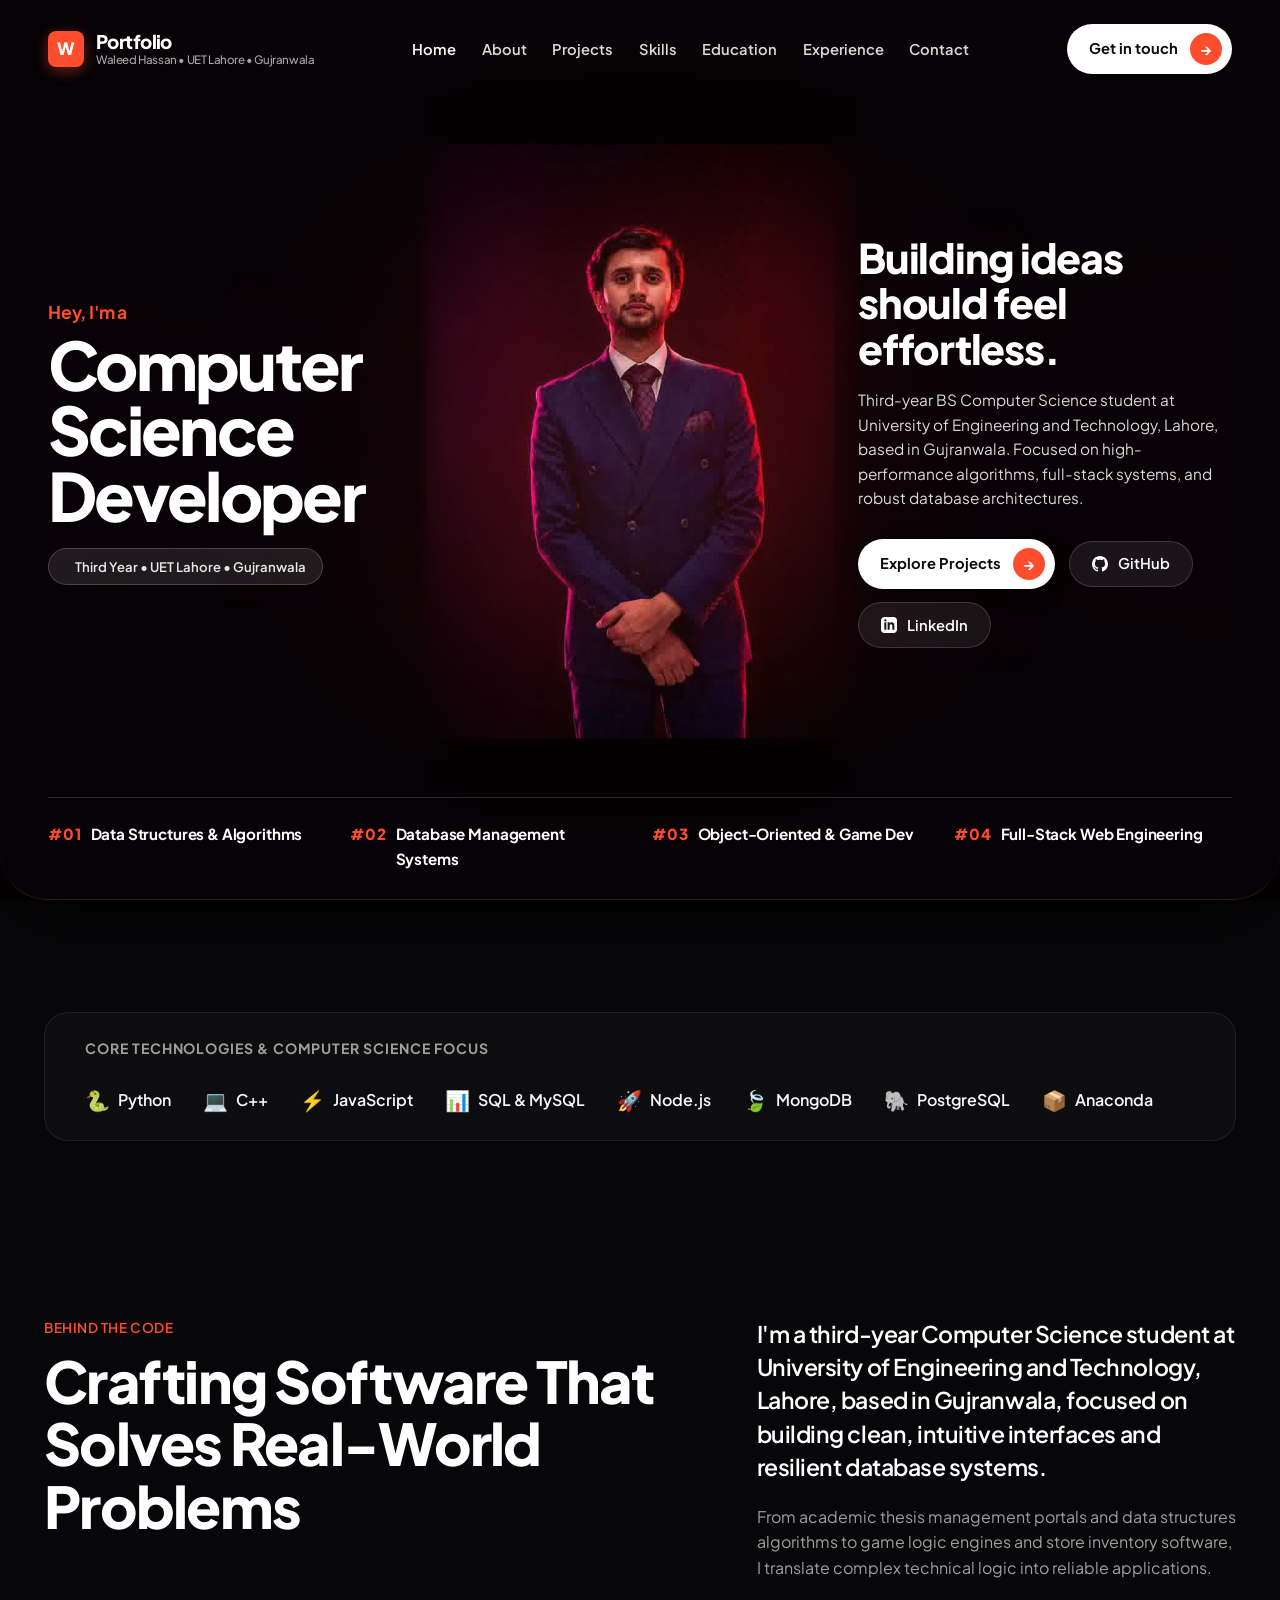
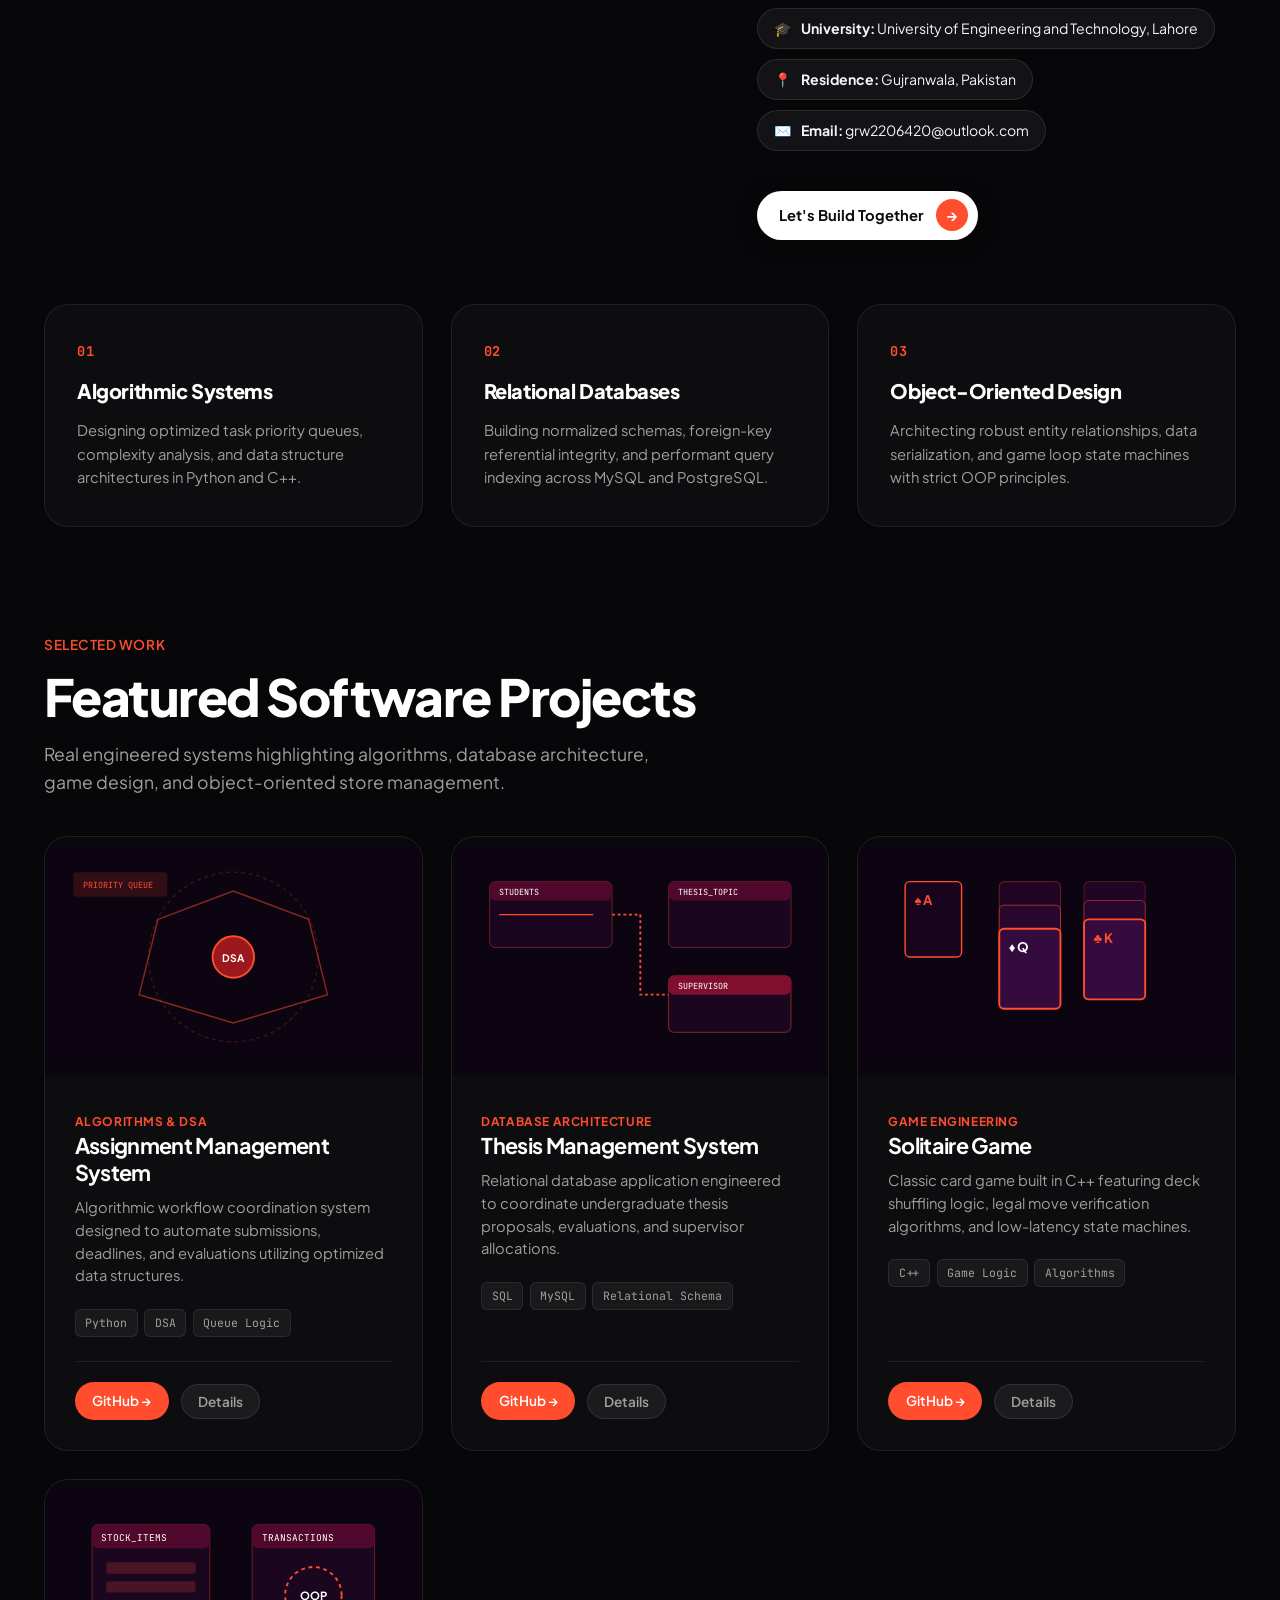
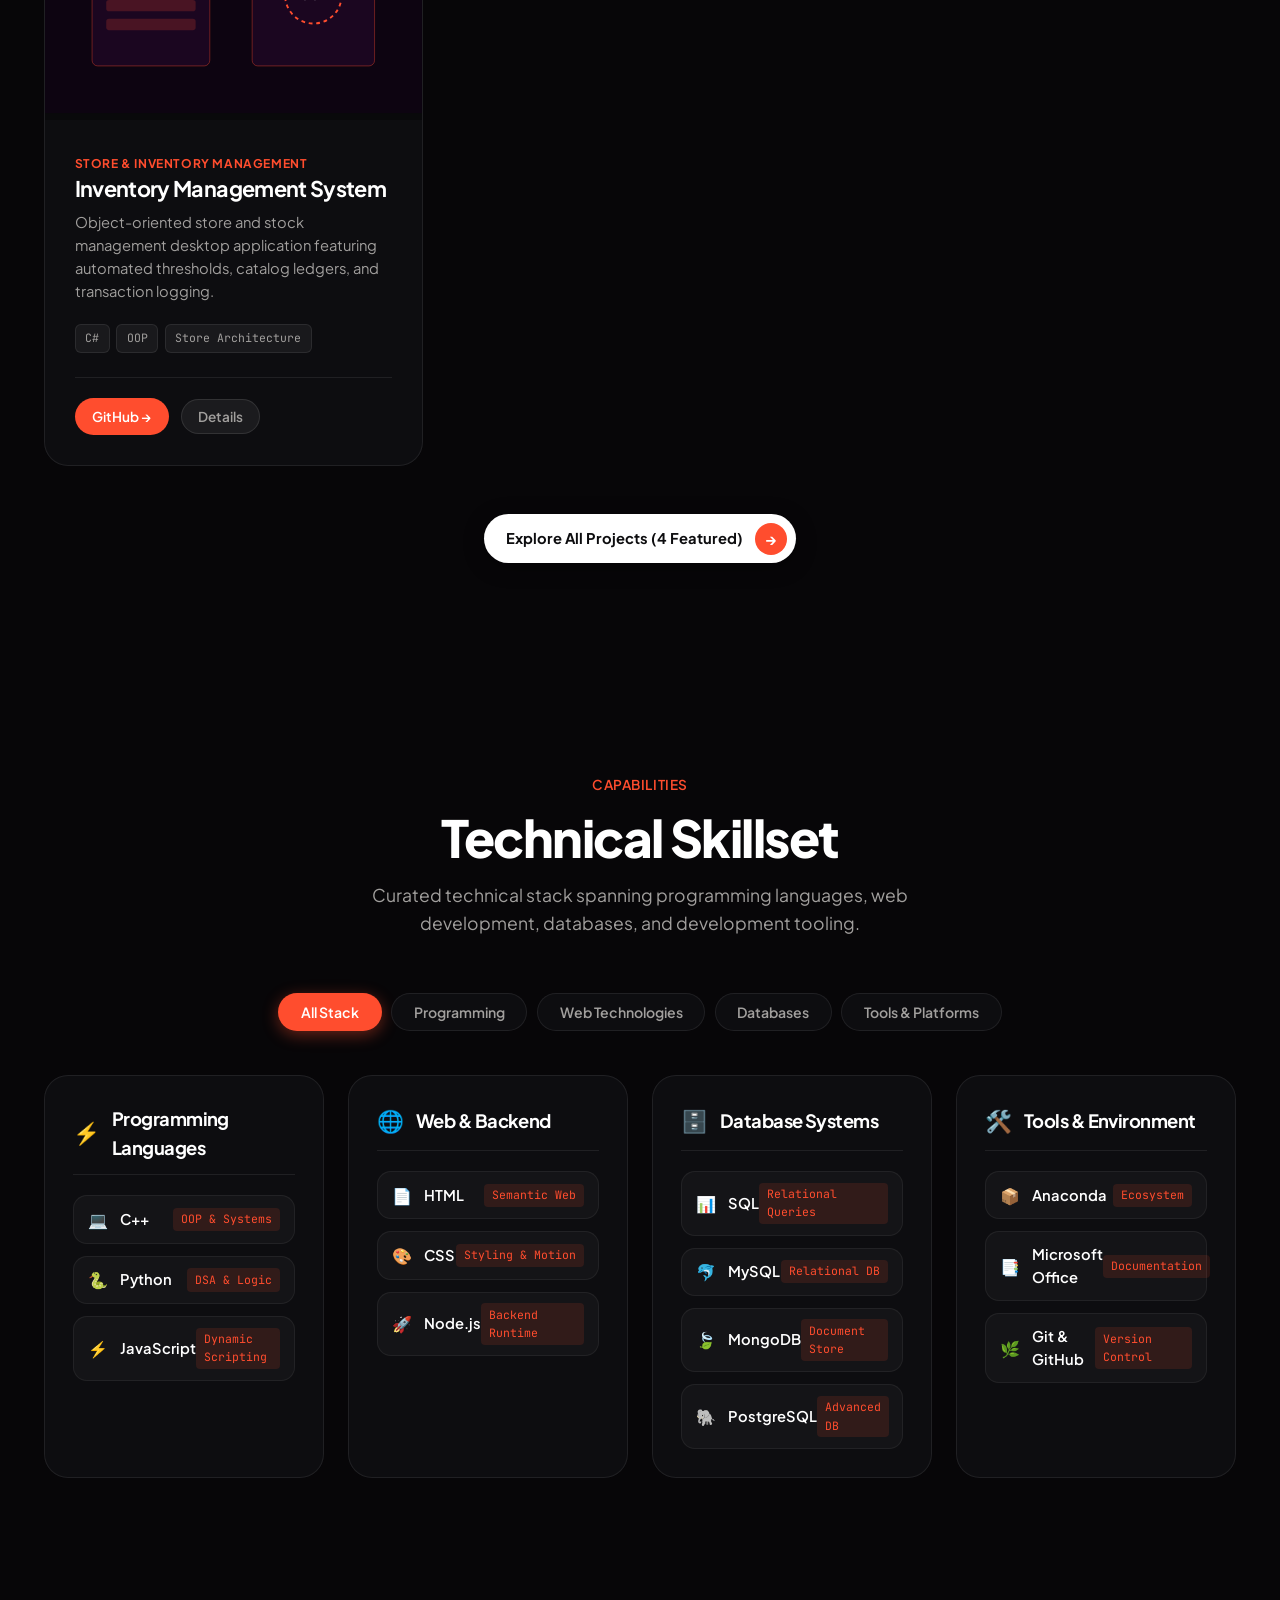
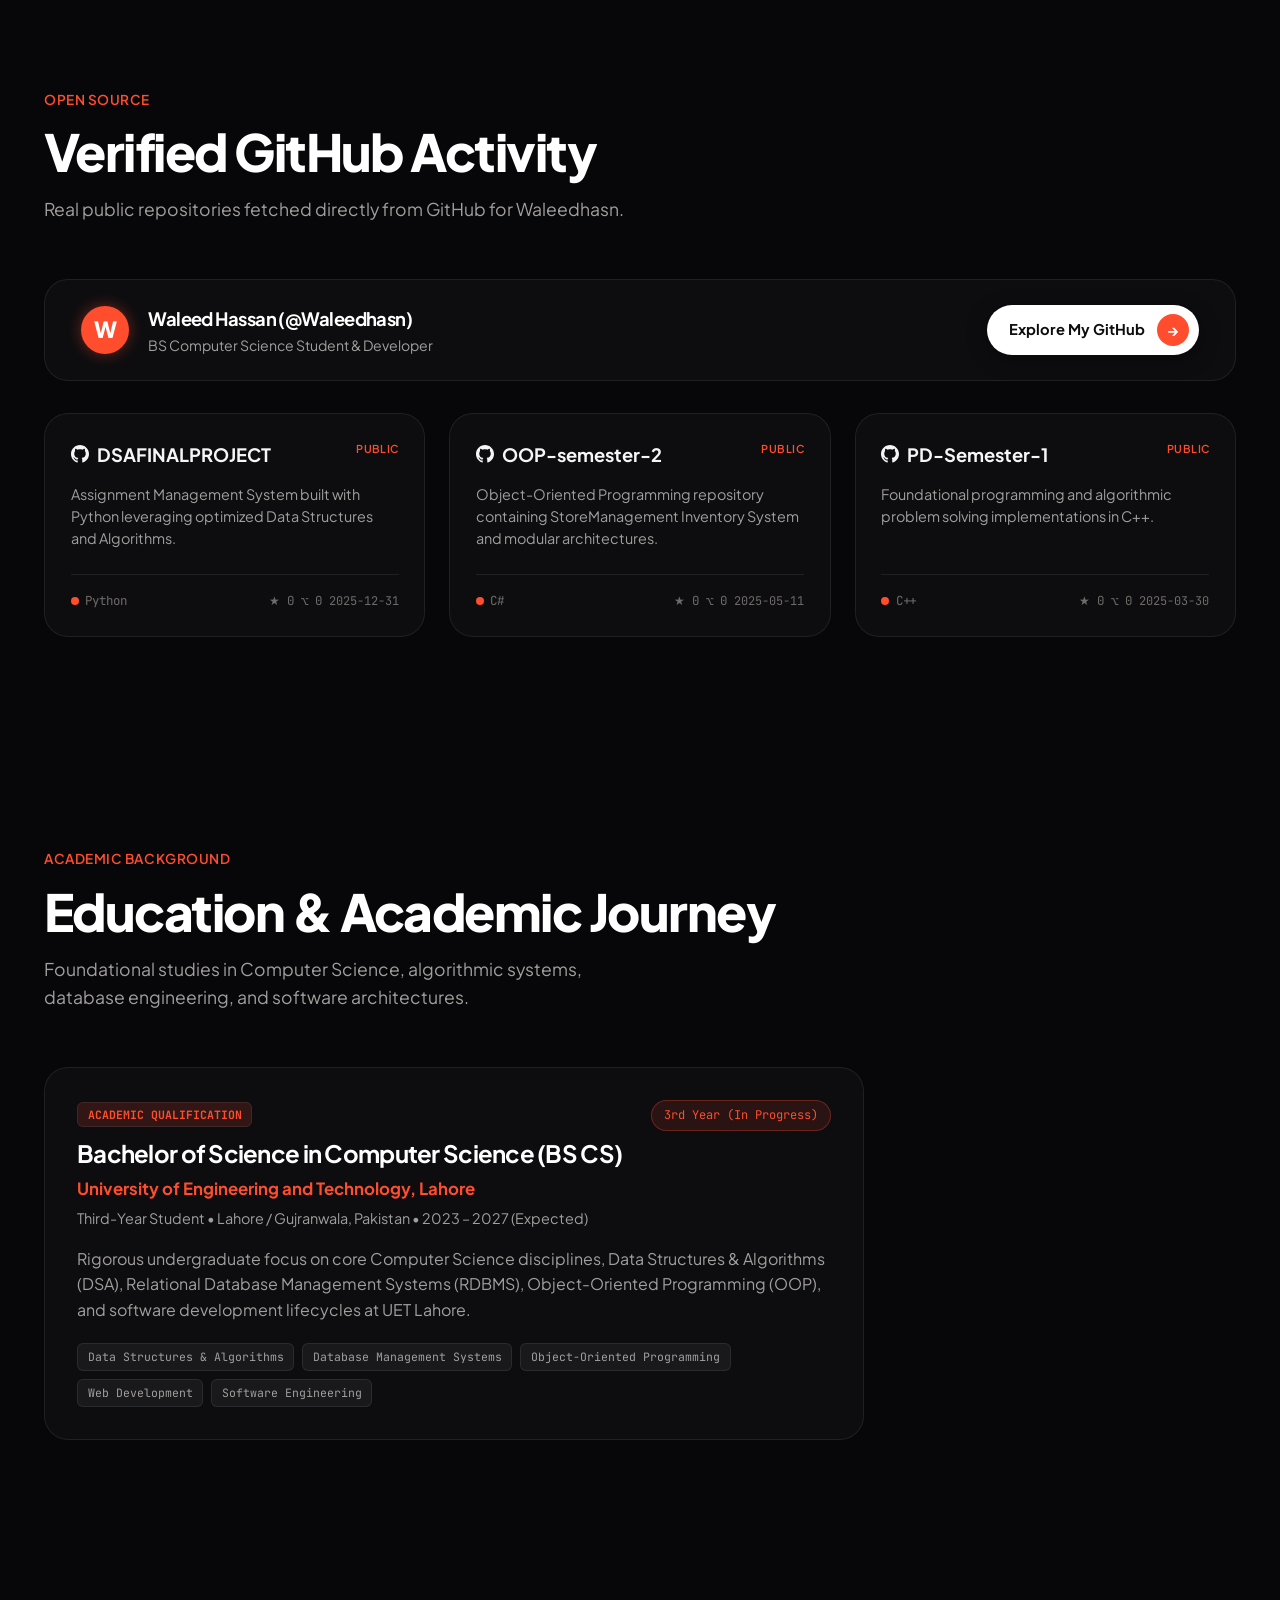
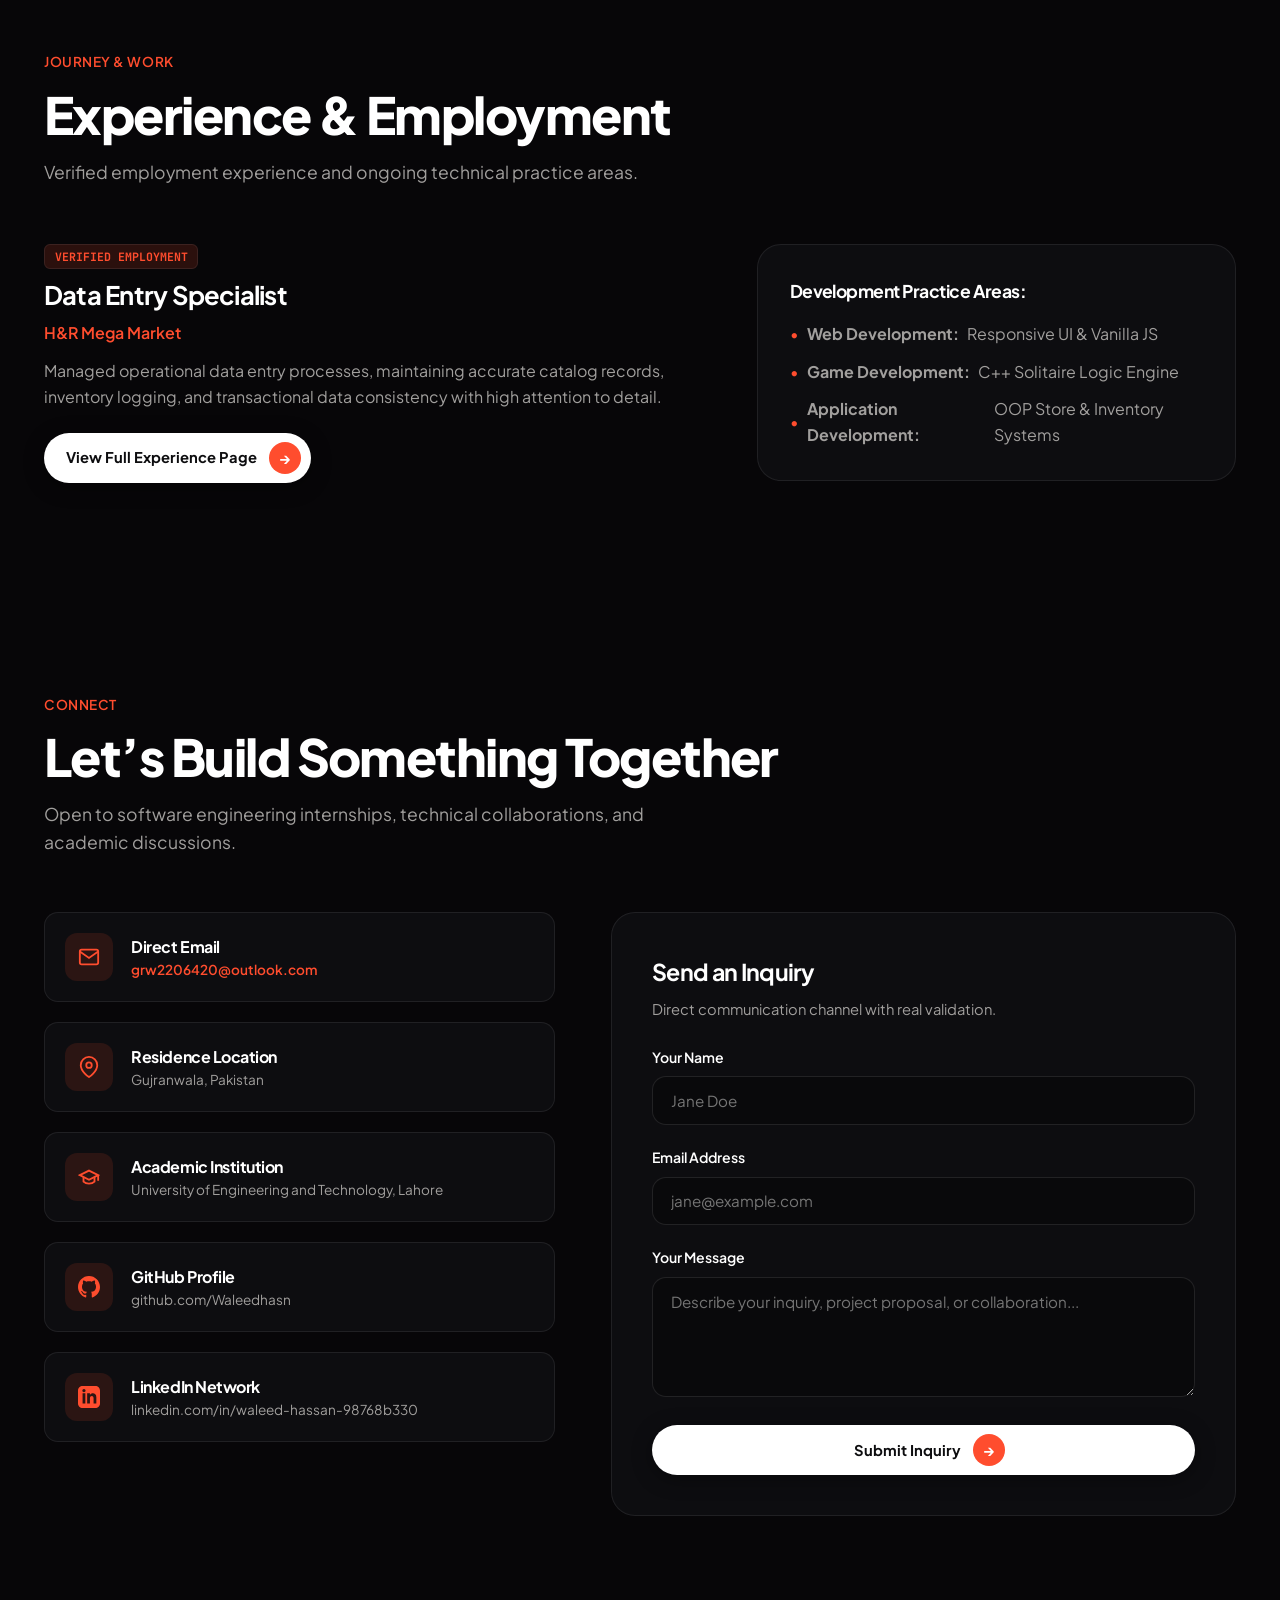
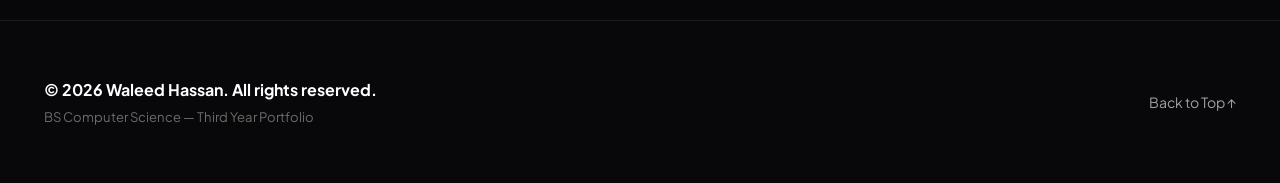
<file: index.html>
<!DOCTYPE html>
<html lang="en">
<head>
  <meta charset="UTF-8">
  <meta name="viewport" content="width=device-width, initial-scale=1.0, maximum-scale=5.0">
  <title>Waleed Hassan — Software Developer Portfolio</title>
  <meta name="description" content="Portfolio of Waleed Hassan, a third-year BS Computer Science student and software developer specializing in software engineering, database-driven systems, and interactive applications.">
  <meta name="keywords" content="Waleed Hassan, Software Developer, BS Computer Science, Portfolio, C++, Python, JavaScript, SQL, Web Development, Game Development">
  <meta name="author" content="Waleed Hassan">

  <!-- Google Fonts: Plus Jakarta Sans & JetBrains Mono -->
  <link rel="preconnect" href="https://fonts.googleapis.com">
  <link rel="preconnect" href="https://fonts.gstatic.com" crossorigin>
  <link href="https://fonts.googleapis.com/css2?family=Plus+Jakarta+Sans:wght@400;500;600;700;800&family=JetBrains+Mono:wght@400;500;600&display=swap" rel="stylesheet">

  <style>
    a, a:link, a:visited { color: inherit; text-decoration: none !important; }
  </style>

  <link rel="stylesheet" href="style.css">
</head>
<body class="portfolio-page page-home">

  <!-- ==========================================================================
       CINEMATIC FULL-PAGE BACKGROUND CANVAS (Hardware Scroll Scrubbing Engine)
       ========================================================================== -->
  <div class="fixed-canvas-background-stage" id="fixed-canvas-stage" aria-hidden="true">
    <canvas id="hero-scroll-canvas" class="hero-scroll-canvas" aria-label="Waleed Hassan portrait scroll animation"></canvas>
    <div class="canvas-ambient-vignette" id="canvas-vignette"></div>
  </div>

  <div class="page-content-wrapper" id="page-content">

    <!-- ==========================================================================
         HERO SECTION (Curved Ember/Crimson Stage)
         ========================================================================== -->
    <section class="hero-stage-container" id="hero">
      <div class="hero-card-glow" aria-hidden="true"></div>

      <!-- Stage Navbar -->
      <header class="hero-stage-nav" id="main-nav">
        <a href="#hero" class="hero-nav-logo">
          <span class="logo-badge">W</span>
          <div class="logo-text">
            <span class="logo-name">Portfolio</span>
            <span class="logo-sub">Waleed Hassan &bull; UET Lahore &bull; Gujranwala</span>
          </div>
        </a>

        <nav class="hero-nav-desktop" aria-label="Main Navigation">
          <ul class="hero-nav-links">
            <li><a href="#hero" class="hero-nav-link active">Home</a></li>
            <li><a href="#about" class="hero-nav-link">About</a></li>
            <li><a href="#projects" class="hero-nav-link">Projects</a></li>
            <li><a href="#skills" class="hero-nav-link">Skills</a></li>
            <li><a href="#education" class="hero-nav-link">Education</a></li>
            <li><a href="experience.html" class="hero-nav-link">Experience</a></li>
            <li><a href="#contact" class="hero-nav-link">Contact</a></li>
          </ul>
        </nav>

        <div class="hero-nav-cta">
          <a href="#contact" class="btn-pill-action">
            <span>Get in touch</span>
            <span class="btn-pill-icon-circle">&rarr;</span>
          </a>
          <button class="mobile-menu-btn" id="mobile-menu-btn" aria-label="Toggle Navigation">
            <svg width="24" height="24" viewBox="0 0 24 24" fill="none" stroke="currentColor" stroke-width="2">
              <line x1="3" y1="12" x2="21" y2="12"></line>
              <line x1="3" y1="6" x2="21" y2="6"></line>
              <line x1="3" y1="18" x2="21" y2="18"></line>
            </svg>
          </button>
        </div>
      </header>

      <!-- Mobile Navigation Drawer -->
      <div class="mobile-drawer" id="mobile-drawer" aria-hidden="true">
        <ul class="mobile-drawer-links">
          <li><a href="#hero" class="mobile-drawer-link">Home</a></li>
          <li><a href="#about" class="mobile-drawer-link">About</a></li>
          <li><a href="#skills" class="mobile-drawer-link">Skills</a></li>
          <li><a href="#projects" class="mobile-drawer-link">Projects</a></li>
          <li><a href="#github" class="mobile-drawer-link">GitHub</a></li>
          <li><a href="#education" class="mobile-drawer-link">Education</a></li>
          <li><a href="experience.html" class="mobile-drawer-link">Experience</a></li>
          <li><a href="#contact" class="mobile-drawer-link">Contact</a></li>
        </ul>
      </div>

      <!-- Hero Two-Column Content framing Waleed in the Center -->
      <div class="hero-content-split">
        <!-- Left Column: Identity & Big Heading -->
        <div class="hero-col-left">
          <span class="hero-intro-label">Hey, I'm a</span>
          <h1 class="hero-big-title">
            Computer<br>
            Science<br>
            <span class="hero-title-accent">Developer</span>
          </h1>
          <div class="hero-status-pill">
            <span class="status-dot"></span>
            <span>Third Year &bull; UET Lahore &bull; Gujranwala</span>
          </div>
        </div>

        <!-- Center Visual Gap: Gives Waleed's Portrait Full Focus -->
        <div class="hero-center-spacer" aria-hidden="true"></div>

        <!-- Right Column: Statement & Action Buttons -->
        <div class="hero-col-right">
          <h2 class="hero-statement-title">
            Building ideas should feel effortless.
          </h2>
          <p class="hero-statement-desc">
            Third-year BS Computer Science student at University of Engineering and Technology, Lahore, based in Gujranwala. Focused on high-performance algorithms, full-stack systems, and robust database architectures.
          </p>
          <div class="hero-actions-group">
            <a href="#projects" class="btn-pill-action">
              <span>Explore Projects</span>
              <span class="btn-pill-icon-circle">&rarr;</span>
            </a>
            <a href="https://github.com/Waleedhasn" target="_blank" rel="noopener noreferrer" class="btn-ghost-pill" title="GitHub">
              <svg width="16" height="16" viewBox="0 0 24 24" fill="currentColor"><path d="M12 0c-6.626 0-12 5.373-12 12 0 5.302 3.438 9.8 8.207 11.387.599.111.793-.261.793-.577v-2.234c-3.338.726-4.033-1.416-4.033-1.416-.546-1.387-1.333-1.756-1.333-1.756-1.089-.745.083-.729.083-.729 1.205.084 1.839 1.237 1.839 1.237 1.07 1.834 2.807 1.304 3.492.997.107-.775.418-1.305.762-1.604-2.665-.305-5.467-1.334-5.467-5.931 0-1.311.469-2.381 1.236-3.221-.124-.303-.535-1.524.117-3.176 0 0 1.008-.322 3.301 1.23.957-.266 1.983-.399 3.003-.404 1.02.005 2.047.138 3.006.404 2.291-1.552 3.297-1.23 3.297-1.23.653 1.653.242 2.874.118 3.176.77.84 1.235 1.911 1.235 3.221 0 4.609-2.807 5.624-5.479 5.921.43.372.823 1.102.823 2.222v3.293c0 .319.192.694.801.576 4.765-1.589 8.199-6.086 8.199-11.386 0-6.627-5.373-12-12-12z"/></svg>
              GitHub
            </a>
            <a href="https://www.linkedin.com/in/waleed-hassan-98768b330/" target="_blank" rel="noopener noreferrer" class="btn-ghost-pill" title="LinkedIn">
              <svg width="16" height="16" viewBox="0 0 24 24" fill="currentColor"><path d="M19 0h-14c-2.761 0-5 2.239-5 5v14c0 2.761 2.239 5 5 5h14c2.762 0 5-2.239 5-5v-14c0-2.761-2.238-5-5-5zm-11 19h-3v-11h3v11zm-1.5-12.268c-.966 0-1.75-.79-1.75-1.764s.784-1.764 1.75-1.764 1.75.79 1.75 1.764-.783 1.764-1.75 1.764zm13.5 12.268h-3v-5.604c0-3.368-4-3.113-4 0v5.604h-3v-11h3v1.765c1.396-2.586 7-2.777 7 2.476v6.759z"/></svg>
              LinkedIn
            </a>
          </div>
        </div>
      </div>

      <!-- Bottom Numbered Disciplines Row (#01, #02, #03, #04) -->
      <div class="hero-disciplines-row">
        <div class="discipline-item">
          <span class="discipline-num">#01</span>
          <span class="discipline-title">Data Structures &amp; Algorithms</span>
        </div>
        <div class="discipline-item">
          <span class="discipline-num">#02</span>
          <span class="discipline-title">Database Management Systems</span>
        </div>
        <div class="discipline-item">
          <span class="discipline-num">#03</span>
          <span class="discipline-title">Object-Oriented &amp; Game Dev</span>
        </div>
        <div class="discipline-item">
          <span class="discipline-num">#04</span>
          <span class="discipline-title">Full-Stack Web Engineering</span>
        </div>
      </div>
    </section>

  <!-- ==========================================================================
       MAIN CONTENT FLOW
       ========================================================================== -->
  <main class="page-content-wrapper" id="page-content">

    <!-- CORE TECHNOLOGIES STRIP -->
    <section class="tech-strip-section" id="tech-stack">
      <div class="container">
        <div class="tech-strip-inner">
          <span class="tech-strip-label">Core Technologies &amp; Computer Science Focus</span>
          <div class="tech-items-group">
            <span class="tech-pill-item"><span class="icon">🐍</span> Python</span>
            <span class="tech-pill-item"><span class="icon">💻</span> C++</span>
            <span class="tech-pill-item"><span class="icon">⚡</span> JavaScript</span>
            <span class="tech-pill-item"><span class="icon">📊</span> SQL &amp; MySQL</span>
            <span class="tech-pill-item"><span class="icon">🚀</span> Node.js</span>
            <span class="tech-pill-item"><span class="icon">🍃</span> MongoDB</span>
            <span class="tech-pill-item"><span class="icon">🐘</span> PostgreSQL</span>
            <span class="tech-pill-item"><span class="icon">📦</span> Anaconda</span>
          </div>
        </div>
      </div>
    </section>

    <!-- ==========================================================================
         "BEHIND THE CODE" ABOUT SECTION (Editorial Reference Layout)
         ========================================================================== -->
    <section class="section" id="about">
      <div class="container">
        <div class="behind-designs-grid">
          <!-- Left Column -->
          <div class="behind-left-col">
            <span class="label-pill-sub">Behind the Code</span>
            <h2 class="behind-main-title">
              Crafting Software That Solves Real-World Problems
            </h2>
          </div>

          <!-- Right Column -->
          <div class="behind-right-col">
            <div class="behind-statement">
              I'm a third-year Computer Science student at University of Engineering and Technology, Lahore, based in Gujranwala, focused on building clean, intuitive interfaces and resilient database systems.
            </div>
            <p class="behind-subtext">
              From academic thesis management portals and data structures algorithms to game logic engines and store inventory software, I translate complex technical logic into reliable applications.
            </p>

            <!-- Verified Details Badges -->
            <div class="about-verified-badges">
              <span class="about-badge-item">
                <span class="badge-icon">🎓</span>
                <span><strong>University:</strong> University of Engineering and Technology, Lahore</span>
              </span>
              <span class="about-badge-item">
                <span class="badge-icon">📍</span>
                <span><strong>Residence:</strong> Gujranwala, Pakistan</span>
              </span>
              <a href="mailto:grw2206420@outlook.com" class="about-badge-item">
                <span class="badge-icon">✉️</span>
                <span><strong>Email:</strong> grw2206420@outlook.com</span>
              </a>
            </div>

            <div style="margin-top: 1.25rem;">
              <a href="#contact" class="btn-pill-action">
                <span>Let's Build Together</span>
                <span class="btn-pill-icon-circle">&rarr;</span>
              </a>
            </div>
          </div>
        </div>

        <!-- 3 Highlight Cards (Matching Reference Layout) -->
        <div class="about-tri-cards-grid">
          <div class="about-tri-card">
            <span class="tri-card-num">01</span>
            <h3 class="tri-card-title">Algorithmic Systems</h3>
            <p class="tri-card-desc">Designing optimized task priority queues, complexity analysis, and data structure architectures in Python and C++.</p>
          </div>
          <div class="about-tri-card">
            <span class="tri-card-num">02</span>
            <h3 class="tri-card-title">Relational Databases</h3>
            <p class="tri-card-desc">Building normalized schemas, foreign-key referential integrity, and performant query indexing across MySQL and PostgreSQL.</p>
          </div>
          <div class="about-tri-card">
            <span class="tri-card-num">03</span>
            <h3 class="tri-card-title">Object-Oriented Design</h3>
            <p class="tri-card-desc">Architecting robust entity relationships, data serialization, and game loop state machines with strict OOP principles.</p>
          </div>
        </div>
      </div>
    </section>

    <!-- ==========================================================================
         FEATURED PROJECTS SECTION (All 4 Real Verified Projects)
         ========================================================================== -->
    <section class="section" id="projects" style="padding-top: 0;">
      <div class="container">
        <div class="section-header" style="text-align: left; margin-bottom: 2.5rem;">
          <span class="label-pill-sub">Selected Work</span>
          <h2 class="section-title">Featured Software Projects</h2>
          <p class="section-subtitle">Real engineered systems highlighting algorithms, database architecture, game design, and object-oriented store management.</p>
        </div>

        <div class="projects-cards-grid">
          <!-- Project 1: Assignment Management System -->
          <article class="project-framer-card">
            <div class="project-thumb-box">
              <svg viewBox="0 0 400 240" fill="none" xmlns="http://www.w3.org/2000/svg">
                <rect width="400" height="240" fill="#0d0411"/>
                <circle cx="200" cy="120" r="90" stroke="rgba(255, 77, 46, 0.2)" stroke-width="1.5" stroke-dasharray="4 4"/>
                <path d="M120 80L200 50L280 80L300 160L200 190L100 160Z" stroke="rgba(255, 77, 46, 0.5)" stroke-width="1.5"/>
                <circle cx="200" cy="120" r="22" fill="#9b191c" stroke="#ff4d2e" stroke-width="2"/>
                <text x="200" y="125" font-family="'Plus Jakarta Sans', sans-serif" font-weight="bold" font-size="11" fill="#ffffff" text-anchor="middle">DSA</text>
                <rect x="30" y="30" width="100" height="26" rx="4" fill="rgba(255, 77, 46, 0.15)"/>
                <text x="40" y="47" font-family="'JetBrains Mono', monospace" font-size="9" fill="#ff4d2e">PRIORITY QUEUE</text>
              </svg>
            </div>
            <div class="project-content-box">
              <div>
                <span class="project-tag-pill">Algorithms &amp; DSA</span>
                <h3 class="project-card-heading">Assignment Management System</h3>
                <p class="project-card-summary">
                  Algorithmic workflow coordination system designed to automate submissions, deadlines, and evaluations utilizing optimized data structures.
                </p>
                <div class="project-tech-pills">
                  <span class="tech-tag">Python</span>
                  <span class="tech-tag">DSA</span>
                  <span class="tech-tag">Queue Logic</span>
                </div>
              </div>
              <div class="project-card-btns">
                <a href="https://github.com/Waleedhasn/DSAFINALPROJECT/commit/98eb44240d9ab30b866ae73d66897020bfa3549e" target="_blank" rel="noopener noreferrer" class="btn-card-primary">
                  GitHub &rarr;
                </a>
                <button type="button" class="btn-card-secondary" data-project-id="assignment-system">
                  Details
                </button>
              </div>
            </div>
          </article>

          <!-- Project 2: Thesis Management System -->
          <article class="project-framer-card">
            <div class="project-thumb-box">
              <svg viewBox="0 0 400 240" fill="none" xmlns="http://www.w3.org/2000/svg">
                <rect width="400" height="240" fill="#0d0411"/>
                <rect x="40" y="40" width="130" height="70" rx="6" fill="#1b0620" stroke="rgba(255, 77, 46, 0.4)"/>
                <rect x="40" y="40" width="130" height="20" rx="6" fill="#50092c"/>
                <text x="50" y="54" font-family="'JetBrains Mono', monospace" font-size="9" fill="#ffffff">STUDENTS</text>
                <line x1="50" y1="75" x2="150" y2="75" stroke="#ff4d2e" stroke-width="1.5"/>
                <rect x="230" y="40" width="130" height="70" rx="6" fill="#1b0620" stroke="rgba(255, 77, 46, 0.4)"/>
                <rect x="230" y="40" width="130" height="20" rx="6" fill="#50092c"/>
                <text x="240" y="54" font-family="'JetBrains Mono', monospace" font-size="9" fill="#ffffff">THESIS_TOPIC</text>
                <path d="M170 75H200V160H230" stroke="#ff4d2e" stroke-width="2" stroke-dasharray="3 3"/>
                <rect x="230" y="140" width="130" height="60" rx="6" fill="#1b0620" stroke="rgba(255, 77, 46, 0.5)"/>
                <rect x="230" y="140" width="130" height="20" rx="6" fill="#800f2f"/>
                <text x="240" y="154" font-family="'JetBrains Mono', monospace" font-size="9" fill="#ffffff">SUPERVISOR</text>
              </svg>
            </div>
            <div class="project-content-box">
              <div>
                <span class="project-tag-pill">Database Architecture</span>
                <h3 class="project-card-heading">Thesis Management System</h3>
                <p class="project-card-summary">
                  Relational database application engineered to coordinate undergraduate thesis proposals, evaluations, and supervisor allocations.
                </p>
                <div class="project-tech-pills">
                  <span class="tech-tag">SQL</span>
                  <span class="tech-tag">MySQL</span>
                  <span class="tech-tag">Relational Schema</span>
                </div>
              </div>
              <div class="project-card-btns">
                <a href="https://github.com/Waleedhasn/DBS25F001/tree/master/Thesis%20Management%20System" target="_blank" rel="noopener noreferrer" class="btn-card-primary">
                  GitHub &rarr;
                </a>
                <button type="button" class="btn-card-secondary" data-project-id="thesis-system">
                  Details
                </button>
              </div>
            </div>
          </article>

          <!-- Project 3: Solitaire Game -->
          <article class="project-framer-card">
            <div class="project-thumb-box">
              <svg viewBox="0 0 400 240" fill="none" xmlns="http://www.w3.org/2000/svg">
                <rect width="400" height="240" fill="#0d0411"/>
                <rect x="50" y="40" width="60" height="80" rx="5" fill="#18041c" stroke="#ff4d2e" stroke-width="1.5"/>
                <text x="60" y="65" font-family="'Plus Jakarta Sans', sans-serif" font-weight="bold" font-size="14" fill="#ff4d2e">♠ A</text>
                <g transform="translate(150, 40)">
                  <rect x="0" y="0" width="65" height="85" rx="5" fill="#200524" stroke="rgba(255, 77, 46, 0.4)"/>
                  <rect x="0" y="25" width="65" height="85" rx="5" fill="#28072e" stroke="rgba(255, 77, 46, 0.6)"/>
                  <rect x="0" y="50" width="65" height="85" rx="5" fill="#350a3d" stroke="#ff4d2e" stroke-width="2"/>
                  <text x="10" y="75" font-family="'Plus Jakarta Sans', sans-serif" font-weight="bold" font-size="14" fill="#ffffff">♦ Q</text>
                </g>
                <g transform="translate(240, 40)">
                  <rect x="0" y="0" width="65" height="85" rx="5" fill="#200524" stroke="rgba(255, 77, 46, 0.3)"/>
                  <rect x="0" y="20" width="65" height="85" rx="5" fill="#28072e" stroke="rgba(255, 77, 46, 0.5)"/>
                  <rect x="0" y="40" width="65" height="85" rx="5" fill="#350a3d" stroke="#ff4d2e" stroke-width="2"/>
                  <text x="10" y="65" font-family="'Plus Jakarta Sans', sans-serif" font-weight="bold" font-size="14" fill="#ff4d2e">♣ K</text>
                </g>
              </svg>
            </div>
            <div class="project-content-box">
              <div>
                <span class="project-tag-pill">Game Engineering</span>
                <h3 class="project-card-heading">Solitaire Game</h3>
                <p class="project-card-summary">
                  Classic card game built in C++ featuring deck shuffling logic, legal move verification algorithms, and low-latency state machines.
                </p>
                <div class="project-tech-pills">
                  <span class="tech-tag">C++</span>
                  <span class="tech-tag">Game Logic</span>
                  <span class="tech-tag">Algorithms</span>
                </div>
              </div>
              <div class="project-card-btns">
                <a href="https://github.com/Waleedhasn/CSC200M24PID51/commit/f5c97e604f44a2a733906d4a834b34c073741938" target="_blank" rel="noopener noreferrer" class="btn-card-primary">
                  GitHub &rarr;
                </a>
                <button type="button" class="btn-card-secondary" data-project-id="solitaire-game">
                  Details
                </button>
              </div>
            </div>
          </article>

          <!-- Project 4: Inventory Management System -->
          <article class="project-framer-card">
            <div class="project-thumb-box">
              <svg viewBox="0 0 400 240" fill="none" xmlns="http://www.w3.org/2000/svg">
                <rect width="400" height="240" fill="#0d0411"/>
                <rect x="50" y="40" width="125" height="150" rx="6" fill="#1b0620" stroke="rgba(255, 77, 46, 0.4)"/>
                <rect x="50" y="40" width="125" height="25" rx="6" fill="#50092c"/>
                <text x="60" y="57" font-family="'JetBrains Mono', monospace" font-size="10" fill="#ffffff">STOCK_ITEMS</text>
                <rect x="65" y="80" width="95" height="12" rx="3" fill="rgba(255, 77, 46, 0.2)"/>
                <rect x="65" y="100" width="95" height="12" rx="3" fill="rgba(255, 77, 46, 0.2)"/>
                <rect x="65" y="120" width="95" height="12" rx="3" fill="rgba(255, 77, 46, 0.2)"/>
                <rect x="65" y="140" width="95" height="12" rx="3" fill="rgba(255, 77, 46, 0.2)"/>
                <rect x="220" y="40" width="130" height="150" rx="6" fill="#1b0620" stroke="rgba(255, 77, 46, 0.4)"/>
                <rect x="220" y="40" width="130" height="25" rx="6" fill="#50092c"/>
                <text x="230" y="57" font-family="'JetBrains Mono', monospace" font-size="10" fill="#ffffff">TRANSACTIONS</text>
                <circle cx="285" cy="115" r="30" stroke="#ff4d2e" stroke-width="2" stroke-dasharray="4 4"/>
                <text x="285" y="120" font-family="'Plus Jakarta Sans', sans-serif" font-weight="bold" font-size="12" fill="#ffffff" text-anchor="middle">OOP</text>
              </svg>
            </div>
            <div class="project-content-box">
              <div>
                <span class="project-tag-pill">Store &amp; Inventory Management</span>
                <h3 class="project-card-heading">Inventory Management System</h3>
                <p class="project-card-summary">
                  Object-oriented store and stock management desktop application featuring automated thresholds, catalog ledgers, and transaction logging.
                </p>
                <div class="project-tech-pills">
                  <span class="tech-tag">C#</span>
                  <span class="tech-tag">OOP</span>
                  <span class="tech-tag">Store Architecture</span>
                </div>
              </div>
              <div class="project-card-btns">
                <a href="https://github.com/Waleedhasn/OOP-semester-2/tree/main/2024-CS-51/StoreManagement" target="_blank" rel="noopener noreferrer" class="btn-card-primary">
                  GitHub &rarr;
                </a>
                <button type="button" class="btn-card-secondary" data-project-id="inventory-system">
                  Details
                </button>
              </div>
            </div>
          </article>
        </div>

        <div style="text-align: center; margin-top: 3rem;">
          <a href="projects.html" class="btn-pill-action">
            <span>Explore All Projects (4 Featured)</span>
            <span class="btn-pill-icon-circle">&rarr;</span>
          </a>
        </div>
      </div>
    </section>

    <!-- ==========================================================================
         TECHNICAL SKILLS SECTION
         ========================================================================== -->
    <section class="section" id="skills">
      <div class="container">
        <div class="section-header" style="text-align: center;">
          <span class="label-pill-sub">Capabilities</span>
          <h2 class="section-title">Technical Skillset</h2>
          <p class="section-subtitle" style="margin: 0 auto;">Curated technical stack spanning programming languages, web development, databases, and development tooling.</p>
        </div>

        <div class="skills-tabs" role="tablist">
          <button class="skills-tab-btn active" data-category="all" role="tab">All Stack</button>
          <button class="skills-tab-btn" data-category="languages" role="tab">Programming</button>
          <button class="skills-tab-btn" data-category="web" role="tab">Web Technologies</button>
          <button class="skills-tab-btn" data-category="databases" role="tab">Databases</button>
          <button class="skills-tab-btn" data-category="tools" role="tab">Tools &amp; Platforms</button>
        </div>

        <div class="skills-categories-grid">
          <!-- Programming Languages -->
          <div class="skill-category-card" data-cat-id="languages">
            <div class="skill-cat-header">
              <span style="color:var(--accent-orange); font-size:1.35rem;">⚡</span>
              <h3>Programming Languages</h3>
            </div>
            <div class="skill-items-list">
              <div class="skill-item">
                <div class="skill-left">
                  <span class="icon">💻</span>
                  <span class="skill-name">C++</span>
                </div>
                <span class="skill-tag">OOP &amp; Systems</span>
              </div>
              <div class="skill-item">
                <div class="skill-left">
                  <span class="icon">🐍</span>
                  <span class="skill-name">Python</span>
                </div>
                <span class="skill-tag">DSA &amp; Logic</span>
              </div>
              <div class="skill-item">
                <div class="skill-left">
                  <span class="icon">⚡</span>
                  <span class="skill-name">JavaScript</span>
                </div>
                <span class="skill-tag">Dynamic Scripting</span>
              </div>
            </div>
          </div>

          <!-- Web Development -->
          <div class="skill-category-card" data-cat-id="web">
            <div class="skill-cat-header">
              <span style="color:var(--accent-orange); font-size:1.35rem;">🌐</span>
              <h3>Web &amp; Backend</h3>
            </div>
            <div class="skill-items-list">
              <div class="skill-item">
                <div class="skill-left">
                  <span class="icon">📄</span>
                  <span class="skill-name">HTML</span>
                </div>
                <span class="skill-tag">Semantic Web</span>
              </div>
              <div class="skill-item">
                <div class="skill-left">
                  <span class="icon">🎨</span>
                  <span class="skill-name">CSS</span>
                </div>
                <span class="skill-tag">Styling &amp; Motion</span>
              </div>
              <div class="skill-item">
                <div class="skill-left">
                  <span class="icon">🚀</span>
                  <span class="skill-name">Node.js</span>
                </div>
                <span class="skill-tag">Backend Runtime</span>
              </div>
            </div>
          </div>

          <!-- Databases -->
          <div class="skill-category-card" data-cat-id="databases">
            <div class="skill-cat-header">
              <span style="color:var(--accent-orange); font-size:1.35rem;">🗄️</span>
              <h3>Database Systems</h3>
            </div>
            <div class="skill-items-list">
              <div class="skill-item">
                <div class="skill-left">
                  <span class="icon">📊</span>
                  <span class="skill-name">SQL</span>
                </div>
                <span class="skill-tag">Relational Queries</span>
              </div>
              <div class="skill-item">
                <div class="skill-left">
                  <span class="icon">🐬</span>
                  <span class="skill-name">MySQL</span>
                </div>
                <span class="skill-tag">Relational DB</span>
              </div>
              <div class="skill-item">
                <div class="skill-left">
                  <span class="icon">🍃</span>
                  <span class="skill-name">MongoDB</span>
                </div>
                <span class="skill-tag">Document Store</span>
              </div>
              <div class="skill-item">
                <div class="skill-left">
                  <span class="icon">🐘</span>
                  <span class="skill-name">PostgreSQL</span>
                </div>
                <span class="skill-tag">Advanced DB</span>
              </div>
            </div>
          </div>

          <!-- Tools -->
          <div class="skill-category-card" data-cat-id="tools">
            <div class="skill-cat-header">
              <span style="color:var(--accent-orange); font-size:1.35rem;">🛠️</span>
              <h3>Tools &amp; Environment</h3>
            </div>
            <div class="skill-items-list">
              <div class="skill-item">
                <div class="skill-left">
                  <span class="icon">📦</span>
                  <span class="skill-name">Anaconda</span>
                </div>
                <span class="skill-tag">Ecosystem</span>
              </div>
              <div class="skill-item">
                <div class="skill-left">
                  <span class="icon">📑</span>
                  <span class="skill-name">Microsoft Office</span>
                </div>
                <span class="skill-tag">Documentation</span>
              </div>
              <div class="skill-item">
                <div class="skill-left">
                  <span class="icon">🌿</span>
                  <span class="skill-name">Git &amp; GitHub</span>
                </div>
                <span class="skill-tag">Version Control</span>
              </div>
            </div>
          </div>
        </div>
      </div>
    </section>

    <!-- ==========================================================================
         GITHUB REPOSITORIES SECTION
         ========================================================================== -->
    <section class="section" id="github">
      <div class="container">
        <div class="section-header" style="text-align: left;">
          <span class="label-pill-sub">Open Source</span>
          <h2 class="section-title">Verified GitHub Activity</h2>
          <p class="section-subtitle">Real public repositories fetched directly from GitHub for Waleedhasn.</p>
        </div>

        <div class="github-stats-bar">
          <div class="github-user-info">
            <div class="gh-avatar-placeholder">W</div>
            <div class="gh-user-text">
              <h3>Waleed Hassan (@Waleedhasn)</h3>
              <p>BS Computer Science Student &amp; Developer</p>
            </div>
          </div>

          <a href="https://github.com/Waleedhasn" target="_blank" rel="noopener noreferrer" class="btn-pill-action">
            <span>Explore My GitHub</span>
            <span class="btn-pill-icon-circle">&rarr;</span>
          </a>
        </div>

        <div class="github-repos-grid" id="github-repos-grid"></div>
      </div>
    </section>

    <!-- ==========================================================================
         EDUCATION SECTION
         ========================================================================== -->
    <section class="section" id="education">
      <div class="container">
        <div class="section-header" style="text-align: left;">
          <span class="label-pill-sub">Academic Background</span>
          <h2 class="section-title">Education &amp; Academic Journey</h2>
          <p class="section-subtitle">Foundational studies in Computer Science, algorithmic systems, database engineering, and software architectures.</p>
        </div>

        <div class="timeline-card" style="max-width: 820px;">
          <div style="display: flex; align-items: flex-start; justify-content: space-between; flex-wrap: wrap; gap: 1rem; margin-bottom: 1rem;">
            <div>
              <span class="tech-tag" style="background: rgba(255, 77, 46, 0.15); color: var(--accent-orange); font-weight: 700;">ACADEMIC QUALIFICATION</span>
              <h3 style="font-size: 1.5rem; color: #fff; margin-top: 0.5rem; margin-bottom: 0.25rem;">Bachelor of Science in Computer Science (BS CS)</h3>
              <p style="color: var(--accent-orange); font-weight: 700; font-size: 1.05rem;">University of Engineering and Technology, Lahore</p>
              <p style="color: var(--text-secondary); font-size: 0.9rem; margin-top: 0.25rem;">Third-Year Student &bull; Lahore / Gujranwala, Pakistan &bull; 2023 – 2027 (Expected)</p>
            </div>
            <span class="timeline-date-badge">3rd Year (In Progress)</span>
          </div>
          <p style="color: var(--text-secondary); line-height: 1.6; margin-bottom: 1.25rem;">
            Rigorous undergraduate focus on core Computer Science disciplines, Data Structures &amp; Algorithms (DSA), Relational Database Management Systems (RDBMS), Object-Oriented Programming (OOP), and software development lifecycles at UET Lahore.
          </p>
          <div style="display: flex; flex-wrap: wrap; gap: 0.5rem;">
            <span class="tech-tag">Data Structures &amp; Algorithms</span>
            <span class="tech-tag">Database Management Systems</span>
            <span class="tech-tag">Object-Oriented Programming</span>
            <span class="tech-tag">Web Development</span>
            <span class="tech-tag">Software Engineering</span>
          </div>
        </div>
      </div>
    </section>

    <!-- ==========================================================================
         EXPERIENCE PREVIEW SECTION
         ========================================================================== -->
    <section class="section" id="experience">
      <div class="container">
        <div class="section-header" style="text-align: left;">
          <span class="label-pill-sub">Journey &amp; Work</span>
          <h2 class="section-title">Experience &amp; Employment</h2>
          <p class="section-subtitle">Verified employment experience and ongoing technical practice areas.</p>
        </div>

        <div class="behind-designs-grid" style="align-items: center; margin-bottom: 0;">
          <div>
            <span class="tech-tag" style="background: rgba(255, 77, 46, 0.15); color: var(--accent-orange); font-weight: 700;">VERIFIED EMPLOYMENT</span>
            <h3 style="font-size: 1.6rem; color: #fff; margin-top: 0.5rem; margin-bottom: 0.25rem;">Data Entry Specialist</h3>
            <div style="color: var(--accent-orange); font-weight: 600; margin-bottom: 0.75rem;">H&amp;R Mega Market</div>
            <p style="color: var(--text-secondary); line-height: 1.6; margin-bottom: 1.5rem;">
              Managed operational data entry processes, maintaining accurate catalog records, inventory logging, and transactional data consistency with high attention to detail.
            </p>
            <a href="experience.html" class="btn-pill-action">
              <span>View Full Experience Page</span>
              <span class="btn-pill-icon-circle">&rarr;</span>
            </a>
          </div>

          <div style="background: var(--bg-card); border: 1px solid var(--bg-card-border); border-radius: var(--radius-lg); padding: 2rem;">
            <h4 style="font-size: 1.1rem; color: #fff; margin-bottom: 1rem;">Development Practice Areas:</h4>
            <ul style="display: flex; flex-direction: column; gap: 0.75rem;">
              <li style="display: flex; align-items: center; gap: 0.5rem; color: var(--text-secondary);">
                <span style="color: var(--accent-orange);">&#8226;</span> <strong>Web Development:</strong> Responsive UI &amp; Vanilla JS
              </li>
              <li style="display: flex; align-items: center; gap: 0.5rem; color: var(--text-secondary);">
                <span style="color: var(--accent-orange);">&#8226;</span> <strong>Game Development:</strong> C++ Solitaire Logic Engine
              </li>
              <li style="display: flex; align-items: center; gap: 0.5rem; color: var(--text-secondary);">
                <span style="color: var(--accent-orange);">&#8226;</span> <strong>Application Development:</strong> OOP Store &amp; Inventory Systems
              </li>
            </ul>
          </div>
        </div>
      </div>
    </section>

    <!-- ==========================================================================
         CONTACT SECTION
         ========================================================================== -->
    <section class="section" id="contact">
      <div class="container">
        <div class="section-header text-left">
          <span class="label-pill-sub">Connect</span>
          <h2 class="section-title">Let’s Build Something Together</h2>
          <p class="section-subtitle">Open to software engineering internships, technical collaborations, and academic discussions.</p>
        </div>

        <div class="contact-grid">
          <!-- Contact Info Channels -->
          <div>
            <div style="display: flex; flex-direction: column; gap: 1.25rem;">
              <a href="mailto:grw2206420@outlook.com" class="contact-channel-card">
                <div class="channel-icon">
                  <svg width="22" height="22" viewBox="0 0 24 24" fill="none" stroke="currentColor" stroke-width="2"><path d="M4 4h16c1.1 0 2 .9 2 2v12c0 1.1-.9 2-2 2H4c-1.1 0-2-.9-2-2V6c0-1.1.9-2 2-2z"></path><polyline points="22,6 12,13 2,6"></polyline></svg>
                </div>
                <div>
                  <h4 style="font-size: 1rem; color: #fff;">Direct Email</h4>
                  <p style="font-size: 0.85rem; color: var(--accent-orange); font-weight: 600;">grw2206420@outlook.com</p>
                </div>
              </a>

              <div class="contact-channel-card" style="cursor: default;">
                <div class="channel-icon">
                  <svg width="22" height="22" viewBox="0 0 24 24" fill="none" stroke="currentColor" stroke-width="2"><path d="M21 10c0 7-9 13-9 13s-9-6-9-13a9 9 0 0 1 18 0z"></path><circle cx="12" cy="10" r="3"></circle></svg>
                </div>
                <div>
                  <h4 style="font-size: 1rem; color: #fff;">Residence Location</h4>
                  <p style="font-size: 0.85rem; color: var(--text-secondary);">Gujranwala, Pakistan</p>
                </div>
              </div>

              <div class="contact-channel-card" style="cursor: default;">
                <div class="channel-icon">
                  <svg width="22" height="22" viewBox="0 0 24 24" fill="none" stroke="currentColor" stroke-width="2"><path d="M22 10v6M2 10l10-5 10 5-10 5z"></path><path d="M6 12v5c3 3 9 3 12 0v-5"></path></svg>
                </div>
                <div>
                  <h4 style="font-size: 1rem; color: #fff;">Academic Institution</h4>
                  <p style="font-size: 0.85rem; color: var(--text-secondary);">University of Engineering and Technology, Lahore</p>
                </div>
              </div>

              <a href="https://github.com/Waleedhasn" target="_blank" rel="noopener noreferrer" class="contact-channel-card">
                <div class="channel-icon">
                  <svg width="22" height="22" viewBox="0 0 24 24" fill="currentColor"><path d="M12 0c-6.626 0-12 5.373-12 12 0 5.302 3.438 9.8 8.207 11.387.599.111.793-.261.793-.577v-2.234c-3.338.726-4.033-1.416-4.033-1.416-.546-1.387-1.333-1.756-1.333-1.756-1.089-.745.083-.729.083-.729 1.205.084 1.839 1.237 1.839 1.237 1.07 1.834 2.807 1.304 3.492.997.107-.775.418-1.305.762-1.604-2.665-.305-5.467-1.334-5.467-5.931 0-1.311.469-2.381 1.236-3.221-.124-.303-.535-1.524.117-3.176 0 0 1.008-.322 3.301 1.23.957-.266 1.983-.399 3.003-.404 1.02.005 2.047.138 3.006.404 2.291-1.552 3.297-1.23 3.297-1.23.653 1.653.242 2.874.118 3.176.77.84 1.235 1.911 1.235 3.221 0 4.609-2.807 5.624-5.479 5.921.43.372.823 1.102.823 2.222v3.293c0 .319.192.694.801.576 4.765-1.589 8.199-6.086 8.199-11.386 0-6.627-5.373-12-12-12z"/></svg>
                </div>
                <div>
                  <h4 style="font-size: 1rem; color: #fff;">GitHub Profile</h4>
                  <p style="font-size: 0.85rem; color: var(--text-secondary);">github.com/Waleedhasn</p>
                </div>
              </a>

              <a href="https://www.linkedin.com/in/waleed-hassan-98768b330/" target="_blank" rel="noopener noreferrer" class="contact-channel-card">
                <div class="channel-icon">
                  <svg width="22" height="22" viewBox="0 0 24 24" fill="currentColor"><path d="M19 0h-14c-2.761 0-5 2.239-5 5v14c0 2.761 2.239 5 5 5h14c2.762 0 5-2.239 5-5v-14c0-2.761-2.238-5-5-5zm-11 19h-3v-11h3v11zm-1.5-12.268c-.966 0-1.75-.79-1.75-1.764s.784-1.764 1.75-1.764 1.75.79 1.75 1.764-.783 1.764-1.75 1.764zm13.5 12.268h-3v-5.604c0-3.368-4-3.113-4 0v5.604h-3v-11h3v1.765c1.396-2.586 7-2.777 7 2.476v6.759z"/></svg>
                </div>
                <div>
                  <h4 style="font-size: 1rem; color: #fff;">LinkedIn Network</h4>
                  <p style="font-size: 0.85rem; color: var(--text-secondary);">linkedin.com/in/waleed-hassan-98768b330</p>
                </div>
              </a>
            </div>
          </div>

          <!-- Functional Contact Form -->
          <div class="contact-form-box">
            <h3 style="font-size: 1.45rem; color:#fff; margin-bottom: 0.5rem;">Send an Inquiry</h3>
            <p style="color: var(--text-secondary); font-size: 0.92rem; margin-bottom: 1.5rem;">Direct communication channel with real validation.</p>

            <div id="contact-alert" class="form-status-alert" role="alert"></div>

            <form id="portfolio-contact-form" novalidate>
              <div class="form-group">
                <label for="contact-name" class="form-label">Your Name</label>
                <input type="text" id="contact-name" class="form-control" placeholder="Jane Doe" required>
              </div>

              <div class="form-group">
                <label for="contact-email" class="form-label">Email Address</label>
                <input type="email" id="contact-email" class="form-control" placeholder="jane@example.com" required>
              </div>

              <div class="form-group">
                <label for="contact-message" class="form-label">Your Message</label>
                <textarea id="contact-message" class="form-control" placeholder="Describe your inquiry, project proposal, or collaboration..." required></textarea>
              </div>

              <button type="submit" class="btn-pill-action" id="contact-submit-btn" style="width: 100%; justify-content: center; cursor: pointer;">
                <span>Submit Inquiry</span>
                <span class="btn-pill-icon-circle">&rarr;</span>
              </button>
            </form>
          </div>
        </div>
      </div>
    </section>
  </main>

  <!-- FOOTER -->
  <footer class="footer">
    <div class="container footer-inner">
      <div>
        <p style="color: #fff; font-weight: 700;">&copy; 2026 Waleed Hassan. All rights reserved.</p>
        <p style="font-size: 0.82rem; color: var(--text-muted); margin-top: 0.25rem;">BS Computer Science — Third Year Portfolio</p>
      </div>
      <div>
        <a href="#hero" style="color: var(--text-secondary); font-size: 0.88rem; display: inline-flex; align-items: center; gap: 0.4rem;">
          Back to Top &uarr;
        </a>
      </div>
    </div>
  </footer>
  </div><!-- .page-content-wrapper -->

  <!-- PROJECT DETAILS MODAL -->
  <div class="modal-overlay" id="project-modal" role="dialog" aria-modal="true" aria-labelledby="modal-project-title">
    <div class="modal-dialog">
      <button class="modal-close-btn" id="modal-close-btn" aria-label="Close Project Details">&times;</button>
      <div style="margin-bottom: 1.5rem;">
        <span class="label-pill-sub" id="modal-project-badge">PROJECT ARCHITECTURE</span>
        <h3 class="modal-title" id="modal-project-title" style="color: #fff; font-size: 1.75rem;">Project Title</h3>
      </div>
      <div style="display: flex; flex-direction: column; gap: 1.25rem; color: var(--text-secondary); font-size: 0.98rem;">
        <p id="modal-project-desc">Description</p>
        <div>
          <h4 style="font-size: 1rem; color: #fff; margin-bottom: 0.5rem;">Key Engineering Highlights:</h4>
          <ul id="modal-details-list" style="padding-left: 1.25rem; list-style: disc;"></ul>
        </div>
        <div>
          <h4 style="font-size: 1rem; color: #fff; margin-bottom: 0.5rem;">Technologies Used:</h4>
          <div style="display: flex; flex-wrap: wrap; gap: 0.5rem;" id="modal-tech-tags"></div>
        </div>
      </div>
      <div style="margin-top: 1.75rem; padding-top: 1.25rem; border-top: 1px solid rgba(255, 255, 255, 0.08);">
        <a href="#" target="_blank" rel="noopener noreferrer" class="btn-pill-action" id="modal-github-link">
          <span>Open Repository on GitHub</span>
          <span class="btn-pill-icon-circle">&rarr;</span>
        </a>
      </div>
    </div>
  </div>

  <script src="data.js"></script>
  <script src="classes.js"></script>
  <script src="main.js"></script>
</body>
</html>
</file>
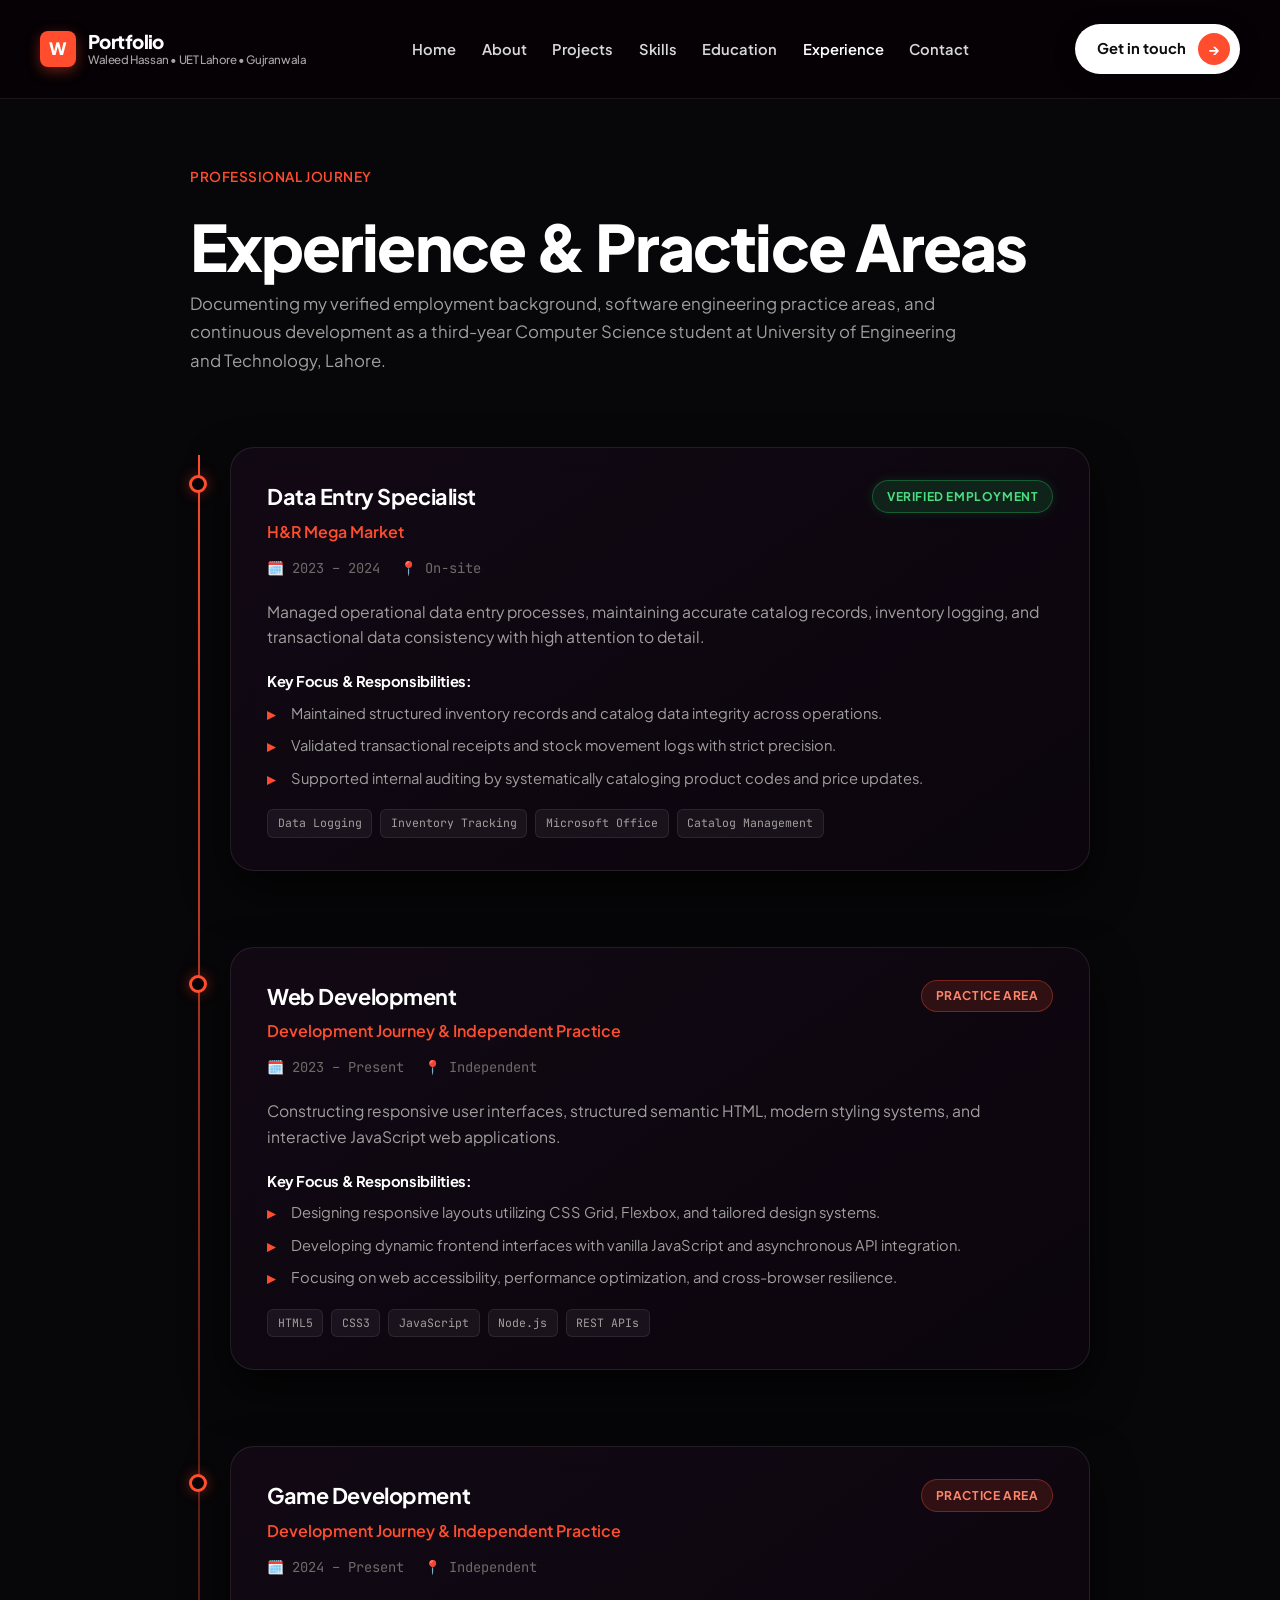
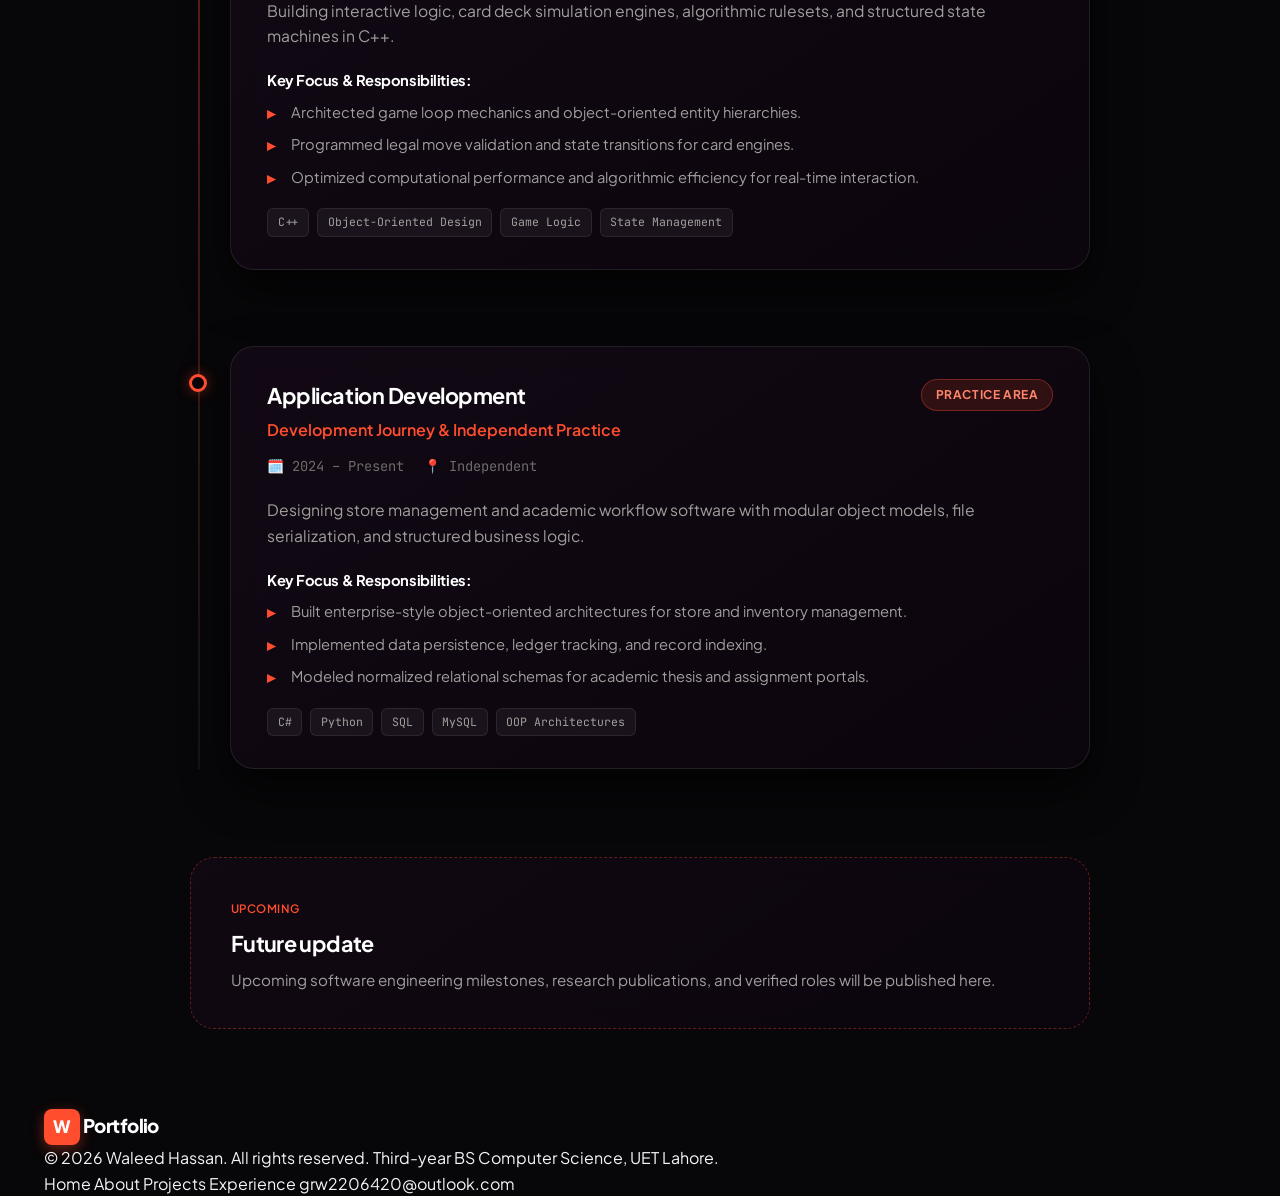
<file: experience.html>
<!DOCTYPE html>
<html lang="en">
<head>
  <meta charset="UTF-8">
  <meta name="viewport" content="width=device-width, initial-scale=1.0, maximum-scale=5.0">
  <title>Experience &amp; Professional Journey — Waleed Hassan</title>
  <meta name="description" content="Verified professional experience, employment at H&R Mega Market, and development focus areas of Waleed Hassan, BS Computer Science student at UET Lahore.">

  <!-- Google Fonts: Plus Jakarta Sans & JetBrains Mono -->
  <link rel="preconnect" href="https://fonts.googleapis.com">
  <link rel="preconnect" href="https://fonts.gstatic.com" crossorigin>
  <link href="https://fonts.googleapis.com/css2?family=Plus+Jakarta+Sans:wght@400;500;600;700;800&family=JetBrains+Mono:wght@400;500;600&display=swap" rel="stylesheet">

  <style>
    a, a:link, a:visited { color: inherit; text-decoration: none !important; }
  </style>

  <link rel="stylesheet" href="style.css">
</head>
<body class="portfolio-page page-experience" data-page="experience">

  <!-- Unified Portfolio Sticky Navigation Header -->
  <header class="hero-stage-nav" id="main-nav" style="max-width: 1400px; margin: 0 auto; padding: 1.5rem 2.5rem; position: sticky; top: 0; z-index: 100; backdrop-filter: blur(24px); background: rgba(6, 2, 5, 0.88); border-bottom: 1px solid rgba(255, 255, 255, 0.08);">
    <a href="index.html" class="hero-nav-logo">
      <span class="logo-badge">W</span>
      <div class="logo-text">
        <span class="logo-name">Portfolio</span>
        <span class="logo-sub">Waleed Hassan &bull; UET Lahore &bull; Gujranwala</span>
      </div>
    </a>

    <nav class="hero-nav-desktop" aria-label="Main Navigation">
      <ul class="hero-nav-links">
        <li><a href="index.html#hero" class="hero-nav-link">Home</a></li>
        <li><a href="index.html#about" class="hero-nav-link">About</a></li>
        <li><a href="projects.html" class="hero-nav-link">Projects</a></li>
        <li><a href="index.html#skills" class="hero-nav-link">Skills</a></li>
        <li><a href="index.html#education" class="hero-nav-link">Education</a></li>
        <li><a href="experience.html" class="hero-nav-link active">Experience</a></li>
        <li><a href="index.html#contact" class="hero-nav-link">Contact</a></li>
      </ul>
    </nav>

    <div class="hero-nav-cta">
      <a href="index.html#contact" class="btn-pill-action">
        <span>Get in touch</span>
        <span class="btn-pill-icon-circle">&rarr;</span>
      </a>
      <button class="mobile-menu-btn" id="mobile-menu-btn" aria-label="Toggle Navigation">
        <svg width="24" height="24" viewBox="0 0 24 24" fill="none" stroke="currentColor" stroke-width="2">
          <line x1="3" y1="12" x2="21" y2="12"></line>
          <line x1="3" y1="6" x2="21" y2="6"></line>
          <line x1="3" y1="18" x2="21" y2="18"></line>
        </svg>
      </button>
    </div>
  </header>

  <!-- Mobile Navigation Drawer -->
  <div class="mobile-drawer" id="mobile-drawer" aria-hidden="true">
    <ul class="mobile-drawer-links">
      <li><a href="index.html#hero" class="mobile-drawer-link">Home</a></li>
      <li><a href="index.html#about" class="mobile-drawer-link">About</a></li>
      <li><a href="projects.html" class="mobile-drawer-link">Projects</a></li>
      <li><a href="index.html#skills" class="mobile-drawer-link">Skills</a></li>
      <li><a href="index.html#github" class="mobile-drawer-link">GitHub</a></li>
      <li><a href="index.html#education" class="mobile-drawer-link">Education</a></li>
      <li><a href="experience.html" class="mobile-drawer-link active">Experience</a></li>
      <li><a href="index.html#contact" class="mobile-drawer-link">Contact</a></li>
    </ul>
  </div>

  <main class="page-content-wrapper">
    <section class="section experience-page-header">
      <div class="container">
        <div style="text-align: left; max-width: 900px; margin: 0 auto 3rem;">
          <span class="label-pill-sub">Professional Journey</span>
          <h1 class="experience-page-title">Experience &amp; Practice Areas</h1>
          <p class="experience-intro-text">
            Documenting my verified employment background, software engineering practice areas, and continuous development as a third-year Computer Science student at University of Engineering and Technology, Lahore.
          </p>
        </div>

        <!-- Dynamic Experience Timeline Container -->
        <div class="experience-timeline" id="experience-timeline-container">
          <!-- 1. H&R Mega Market (Verified Employment) -->
          <div class="exp-entry" data-exp-id="hr-mega-market">
            <div class="exp-marker"></div>
            <article class="exp-card-full">
              <div class="exp-header-row">
                <div>
                  <h2 class="exp-title">Data Entry Specialist</h2>
                  <div class="exp-org">H&amp;R Mega Market</div>
                </div>
                <span class="exp-badge-pill badge-employment">Verified Employment</span>
              </div>
              <div class="exp-dates-location">
                <span>🗓️ Verified Industry Experience</span>
                <span>📍 On-site</span>
              </div>
              <p class="exp-body-text">
                Managed operational data entry processes, maintaining accurate catalog records, inventory logging, and transactional data consistency with high attention to detail.
              </p>
              <div style="margin-top: 1rem;">
                <h3 style="font-size: 0.92rem; color: #fff; margin-bottom: 0.5rem; font-family: var(--font-main); font-weight: 700;">Key Responsibilities:</h3>
                <ul class="exp-responsibilities">
                  <li>Maintained structured inventory records and catalog data integrity across operations.</li>
                  <li>Validated transactional receipts and stock movement logs with strict precision.</li>
                  <li>Supported internal auditing by systematically cataloging product codes and price updates.</li>
                </ul>
              </div>
              <div class="exp-skills-row">
                <span class="tech-tag">Data Logging</span>
                <span class="tech-tag">Inventory Tracking</span>
                <span class="tech-tag">Microsoft Office</span>
                <span class="tech-tag">Catalog Management</span>
              </div>
            </article>
          </div>

          <!-- 2. Web Development (Practice Area) -->
          <div class="exp-entry" data-exp-id="web-development-practice">
            <div class="exp-marker"></div>
            <article class="exp-card-full">
              <div class="exp-header-row">
                <div>
                  <h2 class="exp-title">Web Development</h2>
                  <div class="exp-org">Engineering Journey &amp; Independent Practice</div>
                </div>
                <span class="exp-badge-pill badge-practice">Practice Area</span>
              </div>
              <div class="exp-dates-location">
                <span>🗓️ 2023 – Present</span>
                <span>📍 Independent Practice</span>
              </div>
              <p class="exp-body-text">
                Constructing responsive user interfaces, structured semantic HTML, modern styling systems, and interactive JavaScript web applications.
              </p>
              <div style="margin-top: 1rem;">
                <h3 style="font-size: 0.92rem; color: #fff; margin-bottom: 0.5rem; font-family: var(--font-main); font-weight: 700;">Focus &amp; Practices:</h3>
                <ul class="exp-responsibilities">
                  <li>Designing responsive layouts utilizing CSS Grid, Flexbox, and tailored design systems.</li>
                  <li>Developing dynamic frontend interfaces with vanilla JavaScript and asynchronous API integration.</li>
                  <li>Focusing on web accessibility, performance optimization, and cross-browser resilience.</li>
                </ul>
              </div>
              <div class="exp-skills-row">
                <span class="tech-tag">HTML5</span>
                <span class="tech-tag">CSS3</span>
                <span class="tech-tag">JavaScript</span>
                <span class="tech-tag">Node.js</span>
                <span class="tech-tag">REST APIs</span>
              </div>
            </article>
          </div>

          <!-- 3. Game Development (Practice Area) -->
          <div class="exp-entry" data-exp-id="game-development-practice">
            <div class="exp-marker"></div>
            <article class="exp-card-full">
              <div class="exp-header-row">
                <div>
                  <h2 class="exp-title">Game Development</h2>
                  <div class="exp-org">Engineering Journey &amp; Independent Practice</div>
                </div>
                <span class="exp-badge-pill badge-practice">Practice Area</span>
              </div>
              <div class="exp-dates-location">
                <span>🗓️ 2024 – Present</span>
                <span>📍 Independent Practice</span>
              </div>
              <p class="exp-body-text">
                Building interactive logic, card deck simulation engines, algorithmic rulesets, and structured state machines in C++.
              </p>
              <div style="margin-top: 1rem;">
                <h3 style="font-size: 0.92rem; color: #fff; margin-bottom: 0.5rem; font-family: var(--font-main); font-weight: 700;">Focus &amp; Practices:</h3>
                <ul class="exp-responsibilities">
                  <li>Architected game loop mechanics and object-oriented entity hierarchies.</li>
                  <li>Programmed legal move validation and state transitions for card engines.</li>
                  <li>Optimized computational performance and algorithmic efficiency for real-time interaction.</li>
                </ul>
              </div>
              <div class="exp-skills-row">
                <span class="tech-tag">C++</span>
                <span class="tech-tag">Object-Oriented Design</span>
                <span class="tech-tag">Game Logic</span>
                <span class="tech-tag">State Management</span>
              </div>
            </article>
          </div>

          <!-- 4. Application Development (Practice Area) -->
          <div class="exp-entry" data-exp-id="application-development-practice">
            <div class="exp-marker"></div>
            <article class="exp-card-full">
              <div class="exp-header-row">
                <div>
                  <h2 class="exp-title">Application Development</h2>
                  <div class="exp-org">Engineering Journey &amp; Independent Practice</div>
                </div>
                <span class="exp-badge-pill badge-practice">Practice Area</span>
              </div>
              <div class="exp-dates-location">
                <span>🗓️ 2024 – Present</span>
                <span>📍 Independent Practice</span>
              </div>
              <p class="exp-body-text">
                Designing store management and academic workflow software with modular object models, file serialization, and structured business logic.
              </p>
              <div style="margin-top: 1rem;">
                <h3 style="font-size: 0.92rem; color: #fff; margin-bottom: 0.5rem; font-family: var(--font-main); font-weight: 700;">Focus &amp; Practices:</h3>
                <ul class="exp-responsibilities">
                  <li>Built enterprise-style object-oriented architectures for store and inventory management.</li>
                  <li>Implemented data persistence, ledger tracking, and record indexing.</li>
                  <li>Modeled normalized relational schemas for academic thesis and assignment portals.</li>
                </ul>
              </div>
              <div class="exp-skills-row">
                <span class="tech-tag">C#</span>
                <span class="tech-tag">Python</span>
                <span class="tech-tag">SQL</span>
                <span class="tech-tag">MySQL</span>
                <span class="tech-tag">OOP Architectures</span>
              </div>
            </article>
          </div>
        </div>

        <!-- Future Update Milestone Card -->
        <div class="exp-future-card">
          <span class="label-pill-sub" style="font-size: 0.72rem; margin-bottom: 0.5rem;">Upcoming</span>
          <h3 style="font-size: 1.35rem; color: #fff; font-weight: 700; margin-bottom: 0.4rem;">Future update</h3>
          <p style="color: var(--text-secondary); font-size: 0.95rem; line-height: 1.6; margin: 0;">
            Upcoming software engineering milestones, research publications, and verified roles will be published here.
          </p>
        </div>
      </div>
    </section>
  </main>

  <!-- Unified Footer -->
  <footer class="portfolio-footer">
    <div class="container footer-content-row">
      <div class="footer-left">
        <div class="footer-logo">
          <span class="logo-badge">W</span>
          <span class="logo-name">Portfolio</span>
        </div>
        <p class="footer-copy">&copy; 2026 Waleed Hassan. All rights reserved. Third-year BS Computer Science, UET Lahore.</p>
      </div>
      <div class="footer-links">
        <a href="index.html#hero">Home</a>
        <a href="index.html#about">About</a>
        <a href="projects.html">Projects</a>
        <a href="experience.html">Experience</a>
        <a href="mailto:grw2206420@outlook.com">grw2206420@outlook.com</a>
      </div>
    </div>
  </footer>

  <script src="data.js"></script>
  <script src="classes.js"></script>
  <script src="main.js"></script>
</body>
</html>
</file>
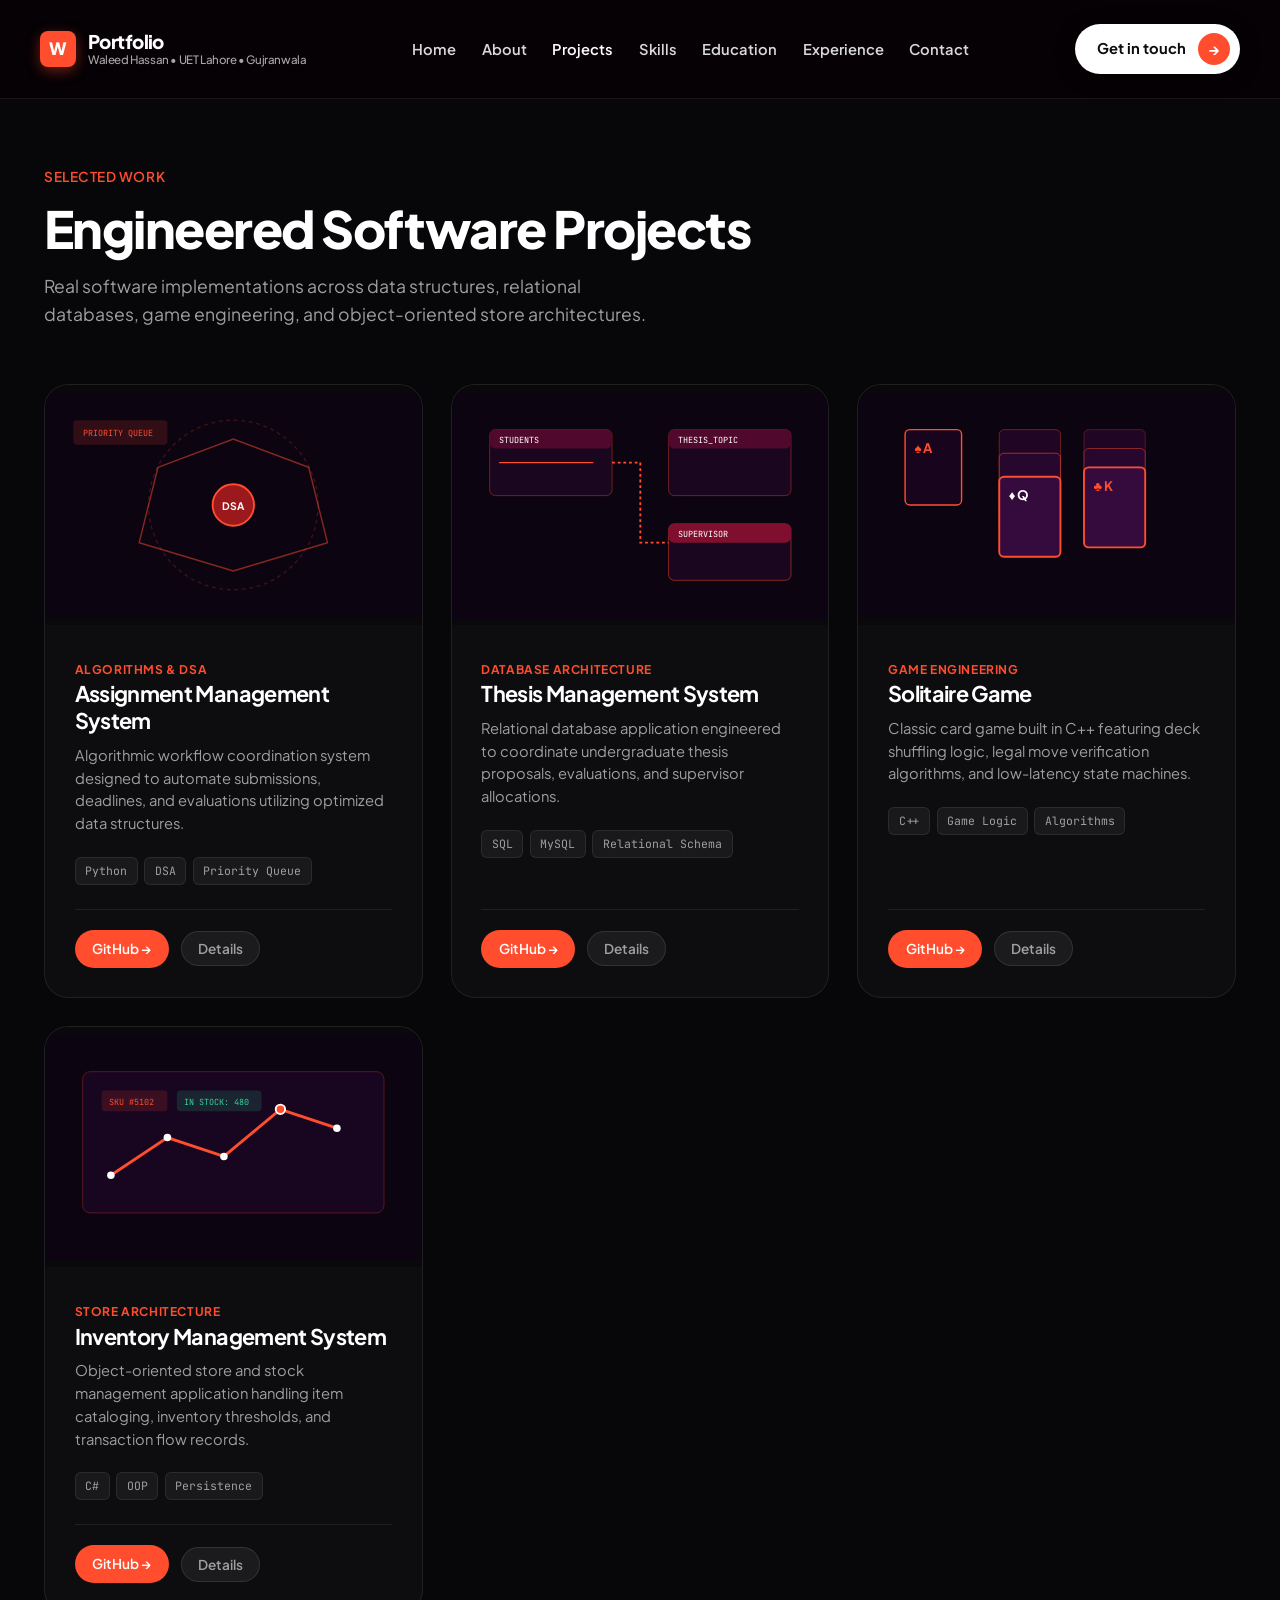
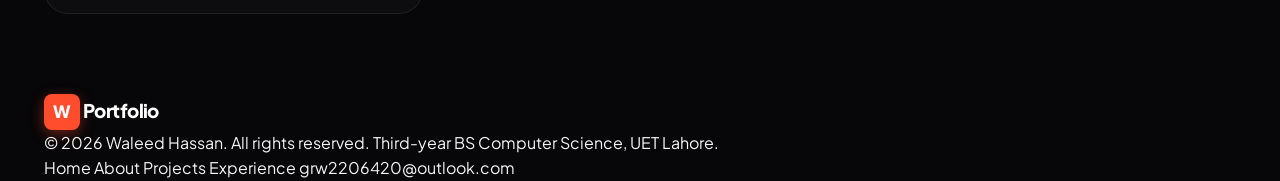
<file: projects.html>
<!DOCTYPE html>
<html lang="en">
<head>
  <meta charset="UTF-8">
  <meta name="viewport" content="width=device-width, initial-scale=1.0, maximum-scale=5.0">
  <title>Projects — Waleed Hassan</title>
  <meta name="description" content="Featured software projects by Waleed Hassan, including Assignment Management System, Thesis Management System, Solitaire Game, and Inventory Management System.">

  <!-- Google Fonts: Plus Jakarta Sans & JetBrains Mono -->
  <link rel="preconnect" href="https://fonts.googleapis.com">
  <link rel="preconnect" href="https://fonts.gstatic.com" crossorigin>
  <link href="https://fonts.googleapis.com/css2?family=Plus+Jakarta+Sans:wght@400;500;600;700;800&family=JetBrains+Mono:wght@400;500;600&display=swap" rel="stylesheet">

  <style>
    a, a:link, a:visited { color: inherit; text-decoration: none !important; }
  </style>

  <link rel="stylesheet" href="style.css">
</head>
<body class="portfolio-page page-projects">

  <!-- Unified Portfolio Sticky Navigation Header -->
  <header class="hero-stage-nav" id="main-nav" style="max-width: 1400px; margin: 0 auto; padding: 1.5rem 2.5rem; position: sticky; top: 0; z-index: 100; backdrop-filter: blur(24px); background: rgba(6, 2, 5, 0.88); border-bottom: 1px solid rgba(255, 255, 255, 0.08);">
    <a href="index.html" class="hero-nav-logo">
      <span class="logo-badge">W</span>
      <div class="logo-text">
        <span class="logo-name">Portfolio</span>
        <span class="logo-sub">Waleed Hassan &bull; UET Lahore &bull; Gujranwala</span>
      </div>
    </a>

    <nav class="hero-nav-desktop" aria-label="Main Navigation">
      <ul class="hero-nav-links">
        <li><a href="index.html#hero" class="hero-nav-link">Home</a></li>
        <li><a href="index.html#about" class="hero-nav-link">About</a></li>
        <li><a href="projects.html" class="hero-nav-link active">Projects</a></li>
        <li><a href="index.html#skills" class="hero-nav-link">Skills</a></li>
        <li><a href="index.html#education" class="hero-nav-link">Education</a></li>
        <li><a href="experience.html" class="hero-nav-link">Experience</a></li>
        <li><a href="index.html#contact" class="hero-nav-link">Contact</a></li>
      </ul>
    </nav>

    <div class="hero-nav-cta">
      <a href="index.html#contact" class="btn-pill-action">
        <span>Get in touch</span>
        <span class="btn-pill-icon-circle">&rarr;</span>
      </a>
      <button class="mobile-menu-btn" id="mobile-menu-btn" aria-label="Toggle Navigation">
        <svg width="24" height="24" viewBox="0 0 24 24" fill="none" stroke="currentColor" stroke-width="2">
          <line x1="3" y1="12" x2="21" y2="12"></line>
          <line x1="3" y1="6" x2="21" y2="6"></line>
          <line x1="3" y1="18" x2="21" y2="18"></line>
        </svg>
      </button>
    </div>
  </header>

  <!-- Mobile Navigation Drawer -->
  <div class="mobile-drawer" id="mobile-drawer" aria-hidden="true">
    <ul class="mobile-drawer-links">
      <li><a href="index.html#hero" class="mobile-drawer-link">Home</a></li>
      <li><a href="index.html#about" class="mobile-drawer-link">About</a></li>
      <li><a href="projects.html" class="mobile-drawer-link active">Projects</a></li>
      <li><a href="index.html#skills" class="mobile-drawer-link">Skills</a></li>
      <li><a href="index.html#github" class="mobile-drawer-link">GitHub</a></li>
      <li><a href="index.html#education" class="mobile-drawer-link">Education</a></li>
      <li><a href="experience.html" class="mobile-drawer-link">Experience</a></li>
      <li><a href="index.html#contact" class="mobile-drawer-link">Contact</a></li>
    </ul>
  </div>

  <main class="page-content-wrapper">
    <section class="section" style="padding-top: 4rem; padding-bottom: 5rem;">
      <div class="container">
        <div class="section-header" style="text-align: left; margin-bottom: 3.5rem;">
          <span class="label-pill-sub">Selected Work</span>
          <h1 class="section-title">Engineered Software Projects</h1>
          <p class="section-subtitle">Real software implementations across data structures, relational databases, game engineering, and object-oriented store architectures.</p>
        </div>

        <div class="projects-cards-grid">
          <!-- Project 1: Assignment Management System -->
          <article class="project-framer-card">
            <div class="project-thumb-box">
              <svg viewBox="0 0 400 240" fill="none" xmlns="http://www.w3.org/2000/svg">
                <rect width="400" height="240" fill="#0d0411"/>
                <circle cx="200" cy="120" r="90" stroke="rgba(255, 77, 46, 0.2)" stroke-width="1.5" stroke-dasharray="4 4"/>
                <path d="M120 80L200 50L280 80L300 160L200 190L100 160Z" stroke="rgba(255, 77, 46, 0.5)" stroke-width="1.5"/>
                <circle cx="200" cy="120" r="22" fill="#9b191c" stroke="#ff4d2e" stroke-width="2"/>
                <text x="200" y="125" font-family="'Plus Jakarta Sans', sans-serif" font-weight="bold" font-size="11" fill="#ffffff" text-anchor="middle">DSA</text>
                <rect x="30" y="30" width="100" height="26" rx="4" fill="rgba(255, 77, 46, 0.15)"/>
                <text x="40" y="47" font-family="'JetBrains Mono', monospace" font-size="9" fill="#ff4d2e">PRIORITY QUEUE</text>
              </svg>
            </div>
            <div class="project-content-box">
              <div>
                <span class="project-tag-pill">Algorithms &amp; DSA</span>
                <h3 class="project-card-heading">Assignment Management System</h3>
                <p class="project-card-summary">
                  Algorithmic workflow coordination system designed to automate submissions, deadlines, and evaluations utilizing optimized data structures.
                </p>
                <div class="project-tech-pills">
                  <span class="tech-tag">Python</span>
                  <span class="tech-tag">DSA</span>
                  <span class="tech-tag">Priority Queue</span>
                </div>
              </div>
              <div class="project-card-btns">
                <a href="https://github.com/Waleedhasn/DSAFINALPROJECT/commit/98eb44240d9ab30b866ae73d66897020bfa3549e" target="_blank" rel="noopener noreferrer" class="btn-card-primary">
                  GitHub &rarr;
                </a>
                <button type="button" class="btn-card-secondary" data-project-id="assignment-system">
                  Details
                </button>
              </div>
            </div>
          </article>

          <!-- Project 2: Thesis Management System -->
          <article class="project-framer-card">
            <div class="project-thumb-box">
              <svg viewBox="0 0 400 240" fill="none" xmlns="http://www.w3.org/2000/svg">
                <rect width="400" height="240" fill="#0d0411"/>
                <rect x="40" y="40" width="130" height="70" rx="6" fill="#1b0620" stroke="rgba(255, 77, 46, 0.4)"/>
                <rect x="40" y="40" width="130" height="20" rx="6" fill="#50092c"/>
                <text x="50" y="54" font-family="'JetBrains Mono', monospace" font-size="9" fill="#ffffff">STUDENTS</text>
                <line x1="50" y1="75" x2="150" y2="75" stroke="#ff4d2e" stroke-width="1.5"/>
                <rect x="230" y="40" width="130" height="70" rx="6" fill="#1b0620" stroke="rgba(255, 77, 46, 0.4)"/>
                <rect x="230" y="40" width="130" height="20" rx="6" fill="#50092c"/>
                <text x="240" y="54" font-family="'JetBrains Mono', monospace" font-size="9" fill="#ffffff">THESIS_TOPIC</text>
                <path d="M170 75H200V160H230" stroke="#ff4d2e" stroke-width="2" stroke-dasharray="3 3"/>
                <rect x="230" y="140" width="130" height="60" rx="6" fill="#1b0620" stroke="rgba(255, 77, 46, 0.5)"/>
                <rect x="230" y="140" width="130" height="20" rx="6" fill="#800f2f"/>
                <text x="240" y="154" font-family="'JetBrains Mono', monospace" font-size="9" fill="#ffffff">SUPERVISOR</text>
              </svg>
            </div>
            <div class="project-content-box">
              <div>
                <span class="project-tag-pill">Database Architecture</span>
                <h3 class="project-card-heading">Thesis Management System</h3>
                <p class="project-card-summary">
                  Relational database application engineered to coordinate undergraduate thesis proposals, evaluations, and supervisor allocations.
                </p>
                <div class="project-tech-pills">
                  <span class="tech-tag">SQL</span>
                  <span class="tech-tag">MySQL</span>
                  <span class="tech-tag">Relational Schema</span>
                </div>
              </div>
              <div class="project-card-btns">
                <a href="https://github.com/Waleedhasn/DBS25F001/tree/master/Thesis%20Management%20System" target="_blank" rel="noopener noreferrer" class="btn-card-primary">
                  GitHub &rarr;
                </a>
                <button type="button" class="btn-card-secondary" data-project-id="thesis-system">
                  Details
                </button>
              </div>
            </div>
          </article>

          <!-- Project 3: Solitaire Game -->
          <article class="project-framer-card">
            <div class="project-thumb-box">
              <svg viewBox="0 0 400 240" fill="none" xmlns="http://www.w3.org/2000/svg">
                <rect width="400" height="240" fill="#0d0411"/>
                <rect x="50" y="40" width="60" height="80" rx="5" fill="#18041c" stroke="#ff4d2e" stroke-width="1.5"/>
                <text x="60" y="65" font-family="'Plus Jakarta Sans', sans-serif" font-weight="bold" font-size="14" fill="#ff4d2e">♠ A</text>
                <g transform="translate(150, 40)">
                  <rect x="0" y="0" width="65" height="85" rx="5" fill="#200524" stroke="rgba(255, 77, 46, 0.4)"/>
                  <rect x="0" y="25" width="65" height="85" rx="5" fill="#28072e" stroke="rgba(255, 77, 46, 0.6)"/>
                  <rect x="0" y="50" width="65" height="85" rx="5" fill="#350a3d" stroke="#ff4d2e" stroke-width="2"/>
                  <text x="10" y="75" font-family="'Plus Jakarta Sans', sans-serif" font-weight="bold" font-size="14" fill="#ffffff">♦ Q</text>
                </g>
                <g transform="translate(240, 40)">
                  <rect x="0" y="0" width="65" height="85" rx="5" fill="#200524" stroke="rgba(255, 77, 46, 0.3)"/>
                  <rect x="0" y="20" width="65" height="85" rx="5" fill="#28072e" stroke="rgba(255, 77, 46, 0.5)"/>
                  <rect x="0" y="40" width="65" height="85" rx="5" fill="#350a3d" stroke="#ff4d2e" stroke-width="2"/>
                  <text x="10" y="65" font-family="'Plus Jakarta Sans', sans-serif" font-weight="bold" font-size="14" fill="#ff4d2e">♣ K</text>
                </g>
              </svg>
            </div>
            <div class="project-content-box">
              <div>
                <span class="project-tag-pill">Game Engineering</span>
                <h3 class="project-card-heading">Solitaire Game</h3>
                <p class="project-card-summary">
                  Classic card game built in C++ featuring deck shuffling logic, legal move verification algorithms, and low-latency state machines.
                </p>
                <div class="project-tech-pills">
                  <span class="tech-tag">C++</span>
                  <span class="tech-tag">Game Logic</span>
                  <span class="tech-tag">Algorithms</span>
                </div>
              </div>
              <div class="project-card-btns">
                <a href="https://github.com/Waleedhasn/CSC200M24PID51/commit/f5c97e604f44a2a733906d4a834b34c073741938" target="_blank" rel="noopener noreferrer" class="btn-card-primary">
                  GitHub &rarr;
                </a>
                <button type="button" class="btn-card-secondary" data-project-id="solitaire-game">
                  Details
                </button>
              </div>
            </div>
          </article>

          <!-- Project 4: Inventory Management System -->
          <article class="project-framer-card">
            <div class="project-thumb-box">
              <svg viewBox="0 0 400 240" fill="none" xmlns="http://www.w3.org/2000/svg">
                <rect width="400" height="240" fill="#0d0411"/>
                <rect x="40" y="40" width="320" height="150" rx="8" fill="#18051f" stroke="rgba(255, 77, 46, 0.3)"/>
                <path d="M70 150L130 110L190 130L250 80L310 100" stroke="#ff4d2e" stroke-width="3" stroke-linecap="round"/>
                <circle cx="70" cy="150" r="4" fill="#ffffff"/>
                <circle cx="130" cy="110" r="4" fill="#ffffff"/>
                <circle cx="190" cy="130" r="4" fill="#ffffff"/>
                <circle cx="250" cy="80" r="5" fill="#ff4d2e" stroke="#ffffff" stroke-width="2"/>
                <circle cx="310" cy="100" r="4" fill="#ffffff"/>
                <rect x="60" y="60" width="70" height="22" rx="4" fill="rgba(255, 77, 46, 0.15)"/>
                <text x="68" y="75" font-family="'JetBrains Mono', monospace" font-size="9" fill="#ff4d2e">SKU #5102</text>
                <rect x="140" y="60" width="90" height="22" rx="4" fill="rgba(52, 211, 153, 0.15)"/>
                <text x="148" y="75" font-family="'JetBrains Mono', monospace" font-size="9" fill="#34d399">IN STOCK: 480</text>
              </svg>
            </div>
            <div class="project-content-box">
              <div>
                <span class="project-tag-pill">Store Architecture</span>
                <h3 class="project-card-heading">Inventory Management System</h3>
                <p class="project-card-summary">
                  Object-oriented store and stock management application handling item cataloging, inventory thresholds, and transaction flow records.
                </p>
                <div class="project-tech-pills">
                  <span class="tech-tag">C#</span>
                  <span class="tech-tag">OOP</span>
                  <span class="tech-tag">Persistence</span>
                </div>
              </div>
              <div class="project-card-btns">
                <a href="https://github.com/Waleedhasn/OOP-semester-2/tree/main/2024-CS-51/StoreManagement" target="_blank" rel="noopener noreferrer" class="btn-card-primary">
                  GitHub &rarr;
                </a>
                <button type="button" class="btn-card-secondary" data-project-id="inventory-system">
                  Details
                </button>
              </div>
            </div>
          </article>
        </div>
      </div>
    </section>
  </main>

  <!-- PROJECT DETAILS MODAL -->
  <div class="modal-overlay" id="project-modal" role="dialog" aria-modal="true" aria-labelledby="modal-project-title">
    <div class="modal-dialog">
      <button class="modal-close-btn" id="modal-close-btn" aria-label="Close Project Details">&times;</button>
      <div style="margin-bottom: 1.5rem;">
        <span class="label-pill-sub" id="modal-project-badge">PROJECT ARCHITECTURE</span>
        <h3 class="modal-title" id="modal-project-title" style="color: #fff; font-size: 1.75rem;">Project Title</h3>
      </div>
      <div style="display: flex; flex-direction: column; gap: 1.25rem; color: var(--text-secondary); font-size: 0.98rem;">
        <p id="modal-project-desc">Description</p>
        <div>
          <h4 style="font-size: 1rem; color: #fff; margin-bottom: 0.5rem;">Key Engineering Highlights:</h4>
          <ul id="modal-details-list" style="padding-left: 1.25rem; list-style: disc;"></ul>
        </div>
        <div>
          <h4 style="font-size: 1rem; color: #fff; margin-bottom: 0.5rem;">Technologies Used:</h4>
          <div style="display: flex; flex-wrap: wrap; gap: 0.5rem;" id="modal-tech-tags"></div>
        </div>
      </div>
      <div style="margin-top: 1.75rem; padding-top: 1.25rem; border-top: 1px solid rgba(255, 255, 255, 0.08);">
        <a href="#" target="_blank" rel="noopener noreferrer" class="btn-pill-action" id="modal-github-link">
          <span>Open Repository on GitHub</span>
          <span class="btn-pill-icon-circle">&rarr;</span>
        </a>
      </div>
    </div>
  </div>

  <!-- Unified Footer -->
  <footer class="portfolio-footer">
    <div class="container footer-content-row">
      <div class="footer-left">
        <div class="footer-logo">
          <span class="logo-badge">W</span>
          <span class="logo-name">Portfolio</span>
        </div>
        <p class="footer-copy">&copy; 2026 Waleed Hassan. All rights reserved. Third-year BS Computer Science, UET Lahore.</p>
      </div>
      <div class="footer-links">
        <a href="index.html#hero">Home</a>
        <a href="index.html#about">About</a>
        <a href="projects.html">Projects</a>
        <a href="experience.html">Experience</a>
        <a href="mailto:grw2206420@outlook.com">grw2206420@outlook.com</a>
      </div>
    </div>
  </footer>

  <script src="data.js"></script>
  <script src="classes.js"></script>
  <script src="main.js"></script>
</body>
</html>
</file>
<file: style.css>
/* ==========================================================================
   FRAMER-INSPIRED PORTFOLIO DESIGN SYSTEM — WALEED HASSAN
   Design Theme: Clean Matte Dark, Warm Crimson/Ember Hero Stage,
   Bold Display Typography, Pill Buttons, and Numbered Discipline Row
   Reference: Portfolio Framer Template Aesthetic
   ========================================================================== */

:root {
  /* Matte Dark Body */
  /* Matte Dark Body & Translucent Glass Cards */
  --bg-page: #070608;
  --bg-card: rgba(16, 16, 20, 0.76);
  --bg-card-hover: rgba(24, 24, 30, 0.88);
  --bg-card-border: rgba(255, 255, 255, 0.08);
  --bg-card-border-hover: rgba(255, 77, 46, 0.35);

  /* Framer Ember / Crimson Hero Gradient Palette */
  --hero-gradient-top: #dd3b18;
  --hero-gradient-mid: #9b191c;
  --hero-gradient-deep: #470617;
  --hero-gradient-bottom: #120308;
  --accent-orange: #ff4d2e;
  --accent-orange-glow: rgba(255, 77, 46, 0.4);
  --accent-orange-soft: rgba(255, 77, 46, 0.12);

  /* Text Hierarchy */
  --text-white: #ffffff;
  --text-primary: #f5f5f7;
  --text-secondary: #a19f9d;
  --text-muted: #6e6b68;

  /* Typography */
  --font-main: 'Plus Jakarta Sans', -apple-system, BlinkMacSystemFont, sans-serif;
  --font-mono: 'JetBrains Mono', monospace;

  /* Radii & Transitions */
  --radius-sm: 8px;
  --radius-md: 14px;
  --radius-lg: 24px;
  --radius-hero-card: 44px;
  --radius-full: 9999px;
  --transition-smooth: all 0.3s cubic-bezier(0.16, 1, 0.3, 1);
}

/* Base Reset */
*, *::before, *::after {
  box-sizing: border-box;
  margin: 0;
  padding: 0;
}

html {
  scroll-behavior: smooth;
  font-size: 16px;
  background-color: var(--bg-page);
  color: var(--text-primary);
  scrollbar-width: thin;
  scrollbar-color: rgba(255, 77, 46, 0.3) var(--bg-page);
}

body {
  font-family: var(--font-main);
  background-color: var(--bg-page);
  color: var(--text-primary);
  line-height: 1.6;
  overflow-x: hidden;
  -webkit-font-smoothing: antialiased;
  -moz-osx-font-smoothing: grayscale;
}

/* Strict link reset to eliminate blue/purple underlines */
a, a:link, a:visited {
  color: inherit;
  text-decoration: none !important;
}
a:hover, a:focus, a:active {
  text-decoration: none !important;
}

ul, ol {
  list-style: none;
}

img {
  max-width: 100%;
  display: block;
}

button {
  font-family: inherit;
  cursor: pointer;
  border: none;
  background: none;
}

/* Custom Scrollbar */
body::-webkit-scrollbar {
  width: 7px;
}
body::-webkit-scrollbar-track {
  background: var(--bg-page);
}
body::-webkit-scrollbar-thumb {
  background: rgba(255, 77, 46, 0.3);
  border-radius: 4px;
}
body::-webkit-scrollbar-thumb:hover {
  background: var(--accent-orange);
}

/* Typography Utility */
h1, h2, h3, h4 {
  font-family: var(--font-main);
  font-weight: 700;
  letter-spacing: -0.03em;
  color: var(--text-white);
}

.text-orange {
  color: var(--accent-orange);
}

.label-pill-sub {
  font-size: 0.85rem;
  font-weight: 600;
  color: var(--accent-orange);
  letter-spacing: 0.04em;
  text-transform: uppercase;
  margin-bottom: 0.75rem;
  display: inline-block;
}

/* Layout Container */
.container {
  width: 100%;
  max-width: 1240px;
  margin: 0 auto;
  padding: 0 1.5rem;
  position: relative;
}

.section {
  padding: 6.5rem 0;
  position: relative;
}

.section-header {
  margin-bottom: 3.5rem;
}

.section-title {
  font-size: clamp(2.2rem, 4vw, 3.2rem);
  line-height: 1.15;
  margin-bottom: 0.85rem;
  font-weight: 800;
  letter-spacing: -0.03em;
}

.section-subtitle {
  color: var(--text-secondary);
  font-size: 1.1rem;
  max-width: 620px;
  line-height: 1.6;
}

/* ==========================================================================
   BUTTONS & PILLS (Framer Portfolio Style)
   ========================================================================== */
.btn-pill-action {
  display: inline-flex;
  align-items: center;
  gap: 0.75rem;
  padding: 0.55rem 0.6rem 0.55rem 1.4rem;
  background: #ffffff;
  color: #0d0d0f !important;
  font-weight: 700;
  font-size: 0.92rem;
  border-radius: var(--radius-full);
  text-decoration: none !important;
  transition: var(--transition-smooth);
  box-shadow: 0 4px 20px rgba(0, 0, 0, 0.4);
}

.btn-pill-action:hover {
  transform: translateY(-2px);
  box-shadow: 0 8px 25px rgba(255, 77, 46, 0.35);
  color: #0d0d0f !important;
}

.btn-pill-icon-circle {
  width: 32px;
  height: 32px;
  border-radius: 50%;
  background: var(--accent-orange);
  color: #ffffff;
  display: flex;
  align-items: center;
  justify-content: center;
  font-size: 0.95rem;
  transition: transform 0.3s ease;
}

.btn-pill-action:hover .btn-pill-icon-circle {
  transform: translateX(3px);
}

.btn-ghost-pill {
  display: inline-flex;
  align-items: center;
  gap: 0.6rem;
  padding: 0.65rem 1.4rem;
  background: rgba(255, 255, 255, 0.08);
  color: #ffffff !important;
  font-weight: 600;
  font-size: 0.92rem;
  border-radius: var(--radius-full);
  border: 1px solid rgba(255, 255, 255, 0.15);
  backdrop-filter: blur(8px);
  transition: var(--transition-smooth);
}

.btn-ghost-pill:hover {
  background: rgba(255, 255, 255, 0.16);
  border-color: rgba(255, 255, 255, 0.35);
  transform: translateY(-2px);
}

/* ==========================================================================
   FIXED FULL-PAGE CANVAS BACKGROUND & STAGE
   Hardware-accelerated viewport-filling canvas matching reference video
   ========================================================================== */
.fixed-canvas-background-stage {
  position: fixed;
  inset: 0;
  width: 100vw;
  height: 100vh;
  z-index: 0;
  pointer-events: none;
  overflow: hidden;
  background-color: #060205;
}

.hero-scroll-canvas {
  width: 100%;
  height: 100%;
  display: block;
}

.canvas-ambient-vignette {
  position: absolute;
  inset: 0;
  pointer-events: none;
  background: radial-gradient(circle at 50% 45%, transparent 35%, rgba(6, 2, 5, 0.35) 75%, rgba(6, 2, 5, 0.95) 100%);
  transition: background-color 0.4s ease;
}

.page-content-wrapper {
  position: relative;
  z-index: 2;
  width: 100%;
}

/* ==========================================================================
   HERO SECTION (Curved Ember/Crimson Stage)
   ========================================================================== */
.hero-stage-container {
  position: relative;
  width: 100%;
  max-width: 1440px;
  margin: 0 auto 3.5rem;
  min-height: 100vh;
  height: 100vh;
  border-bottom-left-radius: 48px;
  border-bottom-right-radius: 48px;
  overflow: hidden;
  background: transparent; /* Transparent so Waleed's canvas portrait is 100% visible and sharp! */
  border-bottom: 1px solid rgba(255, 255, 255, 0.12);
  box-shadow: 0 30px 60px -20px rgba(0, 0, 0, 0.95);
  display: flex;
  flex-direction: column;
  justify-content: space-between;
  padding: 1.5rem 3rem 1.75rem;
  z-index: 10;
}

.hero-card-glow {
  position: absolute;
  top: 20%;
  left: 50%;
  transform: translateX(-50%);
  width: 70%;
  height: 60%;
  background: radial-gradient(circle at 50% 50%, rgba(255, 77, 46, 0.18) 0%, rgba(155, 25, 28, 0.1) 45%, transparent 75%);
  filter: blur(55px);
  pointer-events: none;
  z-index: -1;
}

/* Stage Navbar */
.hero-stage-nav {
  position: relative;
  z-index: 20;
  display: flex;
  align-items: center;
  justify-content: space-between;
  width: 100%;
  padding-bottom: 0.75rem;
}

.hero-nav-logo {
  font-size: 1.25rem;
  font-weight: 800;
  color: #ffffff !important;
  letter-spacing: -0.02em;
  display: flex;
  align-items: center;
  gap: 0.75rem;
}

.logo-badge {
  display: inline-flex;
  align-items: center;
  justify-content: center;
  width: 36px;
  height: 36px;
  background: var(--accent-orange);
  color: #fff;
  border-radius: 8px;
  font-size: 17px;
  font-weight: 800;
  box-shadow: 0 4px 14px rgba(255, 77, 46, 0.4);
}

.logo-text {
  display: flex;
  flex-direction: column;
  line-height: 1.15;
}

.logo-name {
  font-weight: 800;
  letter-spacing: -0.03em;
  color: #fff;
  font-size: 1.18rem;
}

.logo-sub {
  color: rgba(255, 255, 255, 0.65);
  font-size: 0.72rem;
  font-weight: 500;
}

.hero-nav-links {
  display: flex;
  align-items: center;
  gap: 1.6rem;
  list-style: none;
}

.hero-nav-link {
  color: rgba(255, 255, 255, 0.85) !important;
  font-size: 0.92rem;
  font-weight: 600;
  transition: color 0.2s ease;
}

.hero-nav-link:hover,
.hero-nav-link.active {
  color: #ffffff !important;
}

.hero-nav-cta {
  display: flex;
  align-items: center;
  gap: 1rem;
}

/* Mobile Menu Toggle Button */
.mobile-menu-btn {
  display: none;
  background: transparent;
  border: 1px solid rgba(255, 255, 255, 0.15);
  color: #ffffff;
  cursor: pointer;
  padding: 0.45rem;
  border-radius: var(--radius-sm);
  transition: var(--transition-smooth);
}

.mobile-menu-btn:hover {
  background: rgba(255, 255, 255, 0.12);
}

/* Mobile Drawer (Hidden on Desktop by default) */
.mobile-drawer {
  display: none;
  position: fixed;
  inset: 0;
  width: 100vw;
  height: 100vh;
  background: rgba(6, 2, 5, 0.97);
  backdrop-filter: blur(24px);
  z-index: 9999;
  flex-direction: column;
  justify-content: center;
  align-items: center;
  padding: 2rem;
  opacity: 0;
  pointer-events: none;
  transition: opacity 0.3s ease;
}

.mobile-drawer.open,
.mobile-drawer.active {
  display: flex;
  opacity: 1;
  pointer-events: auto;
}

.mobile-drawer-links {
  list-style: none;
  display: flex;
  flex-direction: column;
  gap: 1.5rem;
  text-align: center;
}

.mobile-drawer-link {
  font-size: 1.45rem;
  font-weight: 700;
  color: #ffffff !important;
  text-decoration: none;
  transition: color 0.2s ease;
}

.mobile-drawer-link:hover,
.mobile-drawer-link.active {
  color: var(--accent-orange) !important;
}

/* Hero Content Split: Left (Identity), Center (Portrait Focus), Right (Statement & CTA) */
.hero-content-split {
  position: relative;
  z-index: 10;
  display: grid;
  grid-template-columns: minmax(280px, 420px) minmax(360px, 1fr) minmax(300px, 440px);
  align-items: center;
  justify-content: space-between;
  width: 100%;
  flex: 1;
  min-height: 0;
  margin: auto 0;
  gap: 1.5rem;
}

.hero-col-left {
  display: flex;
  flex-direction: column;
  justify-content: center;
  max-width: 420px;
  background: radial-gradient(ellipse at 0% 50%, rgba(10, 2, 7, 0.88) 0%, rgba(10, 2, 7, 0.4) 65%, transparent 100%);
  padding: 1.5rem 1.5rem 1.5rem 0;
  border-radius: 20px;
  z-index: 12;
}

.hero-intro-label {
  font-size: 1.1rem;
  font-weight: 700;
  color: var(--accent-orange);
  margin-bottom: 0.4rem;
  letter-spacing: -0.01em;
}

.hero-big-title {
  font-size: clamp(2.8rem, 5.2vw, 4.8rem);
  font-weight: 900;
  line-height: 0.98;
  letter-spacing: -0.04em;
  color: #ffffff;
  margin-bottom: 1.25rem;
}

.hero-title-accent {
  color: #ffffff;
  display: inline-block;
}

.hero-status-pill {
  display: inline-flex;
  align-items: center;
  gap: 0.6rem;
  padding: 0.45rem 1rem;
  background: rgba(255, 255, 255, 0.1);
  border: 1px solid rgba(255, 255, 255, 0.18);
  border-radius: var(--radius-full);
  font-size: 0.82rem;
  font-weight: 600;
  color: rgba(255, 255, 255, 0.9);
  width: fit-content;
}

.hero-center-spacer {
  min-width: 360px;
  height: 100%;
  pointer-events: none;
}

.hero-col-right {
  display: flex;
  flex-direction: column;
  justify-content: center;
  max-width: 440px;
  justify-self: end;
  background: radial-gradient(ellipse at 100% 50%, rgba(10, 2, 7, 0.88) 0%, rgba(10, 2, 7, 0.4) 65%, transparent 100%);
  padding: 1.5rem 0 1.5rem 1.5rem;
  border-radius: 20px;
  z-index: 12;
}

.hero-statement-title {
  font-size: clamp(1.8rem, 3.2vw, 2.75rem);
  font-weight: 800;
  line-height: 1.12;
  letter-spacing: -0.03em;
  color: #ffffff;
  margin-bottom: 1rem;
}

.hero-statement-desc {
  font-size: clamp(0.95rem, 1.2vw, 1.05rem);
  color: rgba(255, 255, 255, 0.85);
  line-height: 1.6;
  margin-bottom: 1.75rem;
}

.hero-actions-group {
  display: flex;
  align-items: center;
  flex-wrap: wrap;
  gap: 0.85rem;
}

/* Bottom Numbered Disciplines Row */
.hero-disciplines-row {
  position: relative;
  z-index: 15;
  display: grid;
  grid-template-columns: repeat(4, 1fr);
  gap: 1.5rem;
  width: 100%;
  padding-top: 1.5rem;
  border-top: 1px solid rgba(255, 255, 255, 0.15);
}

.discipline-item {
  display: flex;
  align-items: baseline;
  gap: 0.6rem;
}

.discipline-num {
  font-size: 0.95rem;
  font-weight: 800;
  color: var(--accent-orange);
  letter-spacing: 0.02em;
}

.discipline-title {
  font-size: 0.95rem;
  font-weight: 700;
  color: #ffffff;
  letter-spacing: -0.01em;
}

/* ==========================================================================
   TECHNOLOGY / PARTNERS STRIP
   ========================================================================== */
.tech-strip-section {
  padding: 3.5rem 0 4.5rem;
}

.tech-strip-inner {
  display: flex;
  align-items: center;
  justify-content: space-between;
  flex-wrap: wrap;
  gap: 1.5rem;
  padding: 1.5rem 2.5rem;
  background: var(--bg-card);
  backdrop-filter: blur(16px);
  -webkit-backdrop-filter: blur(16px);
  border: 1px solid var(--bg-card-border);
  border-radius: var(--radius-lg);
}

.tech-strip-label {
  font-size: 0.88rem;
  font-weight: 700;
  color: var(--text-secondary);
  text-transform: uppercase;
  letter-spacing: 0.06em;
}

.tech-items-group {
  display: flex;
  align-items: center;
  flex-wrap: wrap;
  gap: 2rem;
}

.tech-pill-item {
  display: flex;
  align-items: center;
  gap: 0.5rem;
  color: var(--text-primary);
  font-size: 1rem;
  font-weight: 600;
}

.tech-pill-item svg, .tech-pill-item span.icon {
  font-size: 1.25rem;
  color: var(--accent-orange);
}

/* ==========================================================================
   "BEHIND THE CODE" SECTION (Exact layout from reference)
   ========================================================================== */
.behind-designs-grid {
  display: grid;
  grid-template-columns: 1.15fr 0.85fr;
  gap: 4rem;
  align-items: flex-start;
  margin-bottom: 4rem;
}

.behind-left-col {
  display: flex;
  flex-direction: column;
}

.behind-main-title {
  font-size: clamp(2.4rem, 4.5vw, 3.8rem);
  font-weight: 800;
  line-height: 1.08;
  letter-spacing: -0.03em;
  color: var(--text-white);
}

.behind-right-col {
  display: flex;
  flex-direction: column;
  gap: 1.25rem;
}

.behind-statement {
  font-size: clamp(1.2rem, 1.8vw, 1.55rem);
  font-weight: 600;
  color: var(--text-white);
  line-height: 1.45;
  letter-spacing: -0.02em;
}

.behind-subtext {
  font-size: 1rem;
  color: var(--text-secondary);
  line-height: 1.6;
}

.about-verified-badges {
  display: flex;
  flex-direction: column;
  gap: 0.65rem;
  margin-top: 0.5rem;
}

.about-badge-item {
  display: inline-flex;
  align-items: center;
  gap: 0.6rem;
  padding: 0.5rem 1rem;
  background: rgba(255, 255, 255, 0.05);
  border: 1px solid rgba(255, 255, 255, 0.1);
  border-radius: var(--radius-full);
  font-size: 0.88rem;
  color: var(--text-primary);
  width: fit-content;
  transition: var(--transition-smooth);
}

.about-badge-item:hover {
  background: rgba(255, 77, 46, 0.12);
  border-color: rgba(255, 77, 46, 0.3);
}

.about-tri-cards-grid {
  display: grid;
  grid-template-columns: repeat(3, 1fr);
  gap: 1.75rem;
  margin-top: 3.5rem;
}

.about-tri-card {
  background: var(--bg-card);
  backdrop-filter: blur(16px);
  -webkit-backdrop-filter: blur(16px);
  border: 1px solid var(--bg-card-border);
  border-radius: var(--radius-lg);
  padding: 2.25rem 2rem;
  display: flex;
  flex-direction: column;
  gap: 0.75rem;
  transition: var(--transition-smooth);
}

.about-tri-card:hover {
  transform: translateY(-5px);
  border-color: var(--bg-card-border-hover);
  box-shadow: 0 20px 40px -15px rgba(0, 0, 0, 0.8), 0 0 25px rgba(255, 77, 46, 0.12);
}

.tri-card-num {
  font-family: var(--font-mono);
  font-size: 0.85rem;
  font-weight: 700;
  color: var(--accent-orange);
  letter-spacing: 0.05em;
}

.tri-card-title {
  font-size: 1.25rem;
  font-weight: 800;
  color: #ffffff;
  letter-spacing: -0.02em;
}

.tri-card-desc {
  font-size: 0.92rem;
  color: var(--text-secondary);
  line-height: 1.6;
}

/* ==========================================================================
   FEATURED PROJECTS SECTION (Cards matching the reference)
   ========================================================================== */
.projects-cards-grid {
  display: grid;
  grid-template-columns: repeat(3, 1fr);
  gap: 1.75rem;
}

.project-framer-card {
  background: var(--bg-card);
  backdrop-filter: blur(16px);
  -webkit-backdrop-filter: blur(16px);
  border: 1px solid var(--bg-card-border);
  border-radius: var(--radius-lg);
  overflow: hidden;
  display: flex;
  flex-direction: column;
  transition: var(--transition-smooth);
}

.project-framer-card:hover {
  transform: translateY(-6px);
  border-color: var(--bg-card-border-hover);
  box-shadow: 0 20px 40px -15px rgba(0, 0, 0, 0.8), 0 0 25px rgba(255, 77, 46, 0.15);
}

.project-thumb-box {
  width: 100%;
  height: 240px;
  background: #09090b;
  overflow: hidden;
  position: relative;
  display: flex;
  align-items: center;
  justify-content: center;
}

.project-thumb-box svg, .project-thumb-box img {
  width: 100%;
  height: 100%;
  object-fit: cover;
  transition: transform 0.5s cubic-bezier(0.16, 1, 0.3, 1);
}

.project-framer-card:hover .project-thumb-box svg,
.project-framer-card:hover .project-thumb-box img {
  transform: scale(1.06);
}

.project-content-box {
  padding: 1.85rem;
  display: flex;
  flex-direction: column;
  justify-content: space-between;
  flex: 1;
}

.project-tag-pill {
  font-size: 0.75rem;
  font-weight: 700;
  text-transform: uppercase;
  color: var(--accent-orange);
  letter-spacing: 0.05em;
  margin-bottom: 0.5rem;
}

.project-card-heading {
  font-size: 1.35rem;
  font-weight: 700;
  color: #ffffff;
  margin-bottom: 0.6rem;
  line-height: 1.25;
}

.project-card-summary {
  font-size: 0.92rem;
  color: var(--text-secondary);
  line-height: 1.55;
  margin-bottom: 1.35rem;
}

.project-tech-pills {
  display: flex;
  flex-wrap: wrap;
  gap: 0.4rem;
  margin-bottom: 1.5rem;
}

.tech-tag {
  font-family: var(--font-mono);
  font-size: 0.72rem;
  padding: 0.25rem 0.6rem;
  background: rgba(255, 255, 255, 0.05);
  border: 1px solid rgba(255, 255, 255, 0.08);
  border-radius: 6px;
  color: var(--text-secondary);
}

.project-card-btns {
  display: flex;
  align-items: center;
  gap: 0.75rem;
  padding-top: 1.25rem;
  border-top: 1px solid rgba(255, 255, 255, 0.08);
}

.btn-card-primary {
  font-size: 0.85rem;
  font-weight: 600;
  padding: 0.5rem 1.1rem;
  border-radius: var(--radius-full);
  background: var(--accent-orange);
  color: #ffffff !important;
  display: inline-flex;
  align-items: center;
  gap: 0.4rem;
  transition: var(--transition-smooth);
}

.btn-card-primary:hover {
  background: #ff6045;
  box-shadow: 0 4px 15px var(--accent-orange-glow);
}

.btn-card-secondary {
  font-size: 0.85rem;
  font-weight: 600;
  padding: 0.5rem 1rem;
  border-radius: var(--radius-full);
  background: rgba(255, 255, 255, 0.06);
  color: var(--text-secondary) !important;
  border: 1px solid rgba(255, 255, 255, 0.1);
  cursor: pointer;
  transition: var(--transition-smooth);
}

.btn-card-secondary:hover {
  background: rgba(255, 255, 255, 0.12);
  color: #ffffff !important;
}

/* ==========================================================================
   TECHNICAL SKILLS SECTION
   ========================================================================== */
.skills-tabs {
  display: flex;
  justify-content: center;
  flex-wrap: wrap;
  gap: 0.6rem;
  margin-bottom: 2.75rem;
}

.skills-tab-btn {
  padding: 0.55rem 1.35rem;
  background: var(--bg-card);
  border: 1px solid var(--bg-card-border);
  border-radius: var(--radius-full);
  color: var(--text-secondary);
  font-size: 0.88rem;
  font-weight: 600;
  cursor: pointer;
  transition: var(--transition-smooth);
}

.skills-tab-btn:hover {
  color: #fff;
  border-color: rgba(255, 77, 46, 0.35);
  background: rgba(255, 77, 46, 0.08);
}

.skills-tab-btn.active {
  background: var(--accent-orange);
  border-color: transparent;
  color: #fff;
  box-shadow: 0 4px 16px var(--accent-orange-glow);
}

.skills-categories-grid {
  display: grid;
  grid-template-columns: repeat(auto-fit, minmax(260px, 1fr));
  gap: 1.5rem;
}

.skill-category-card {
  background: var(--bg-card);
  backdrop-filter: blur(16px);
  -webkit-backdrop-filter: blur(16px);
  border: 1px solid var(--bg-card-border);
  border-radius: var(--radius-lg);
  padding: 1.75rem;
  display: flex;
  flex-direction: column;
  transition: var(--transition-smooth);
}

.skill-category-card:hover {
  transform: translateY(-4px);
  border-color: var(--bg-card-border-hover);
}

.skill-cat-header {
  display: flex;
  align-items: center;
  gap: 0.75rem;
  margin-bottom: 1.25rem;
  padding-bottom: 0.75rem;
  border-bottom: 1px solid rgba(255, 255, 255, 0.08);
}

.skill-cat-header h3 {
  font-size: 1.15rem;
  font-weight: 700;
}

.skill-items-list {
  display: flex;
  flex-direction: column;
  gap: 0.75rem;
}

.skill-item {
  display: flex;
  align-items: center;
  justify-content: space-between;
  padding: 0.65rem 0.9rem;
  background: rgba(255, 255, 255, 0.03);
  border: 1px solid rgba(255, 255, 255, 0.06);
  border-radius: var(--radius-md);
  transition: var(--transition-smooth);
}

.skill-item:hover {
  background: rgba(255, 77, 46, 0.08);
  border-color: rgba(255, 77, 46, 0.25);
  transform: translateX(3px);
}

.skill-left {
  display: flex;
  align-items: center;
  gap: 0.75rem;
}

.skill-name {
  font-weight: 600;
  font-size: 0.92rem;
  color: var(--text-white);
}

.skill-tag {
  font-family: var(--font-mono);
  font-size: 0.72rem;
  padding: 0.15rem 0.5rem;
  background: rgba(255, 77, 46, 0.12);
  color: var(--accent-orange);
  border-radius: 4px;
}

/* ==========================================================================
   GITHUB REPOSITORIES INTEGRATION
   ========================================================================== */
.github-stats-bar {
  display: flex;
  align-items: center;
  justify-content: space-between;
  background: var(--bg-card);
  backdrop-filter: blur(16px);
  -webkit-backdrop-filter: blur(16px);
  border: 1px solid var(--bg-card-border);
  border-radius: var(--radius-lg);
  padding: 1.5rem 2.25rem;
  margin-bottom: 2rem;
  flex-wrap: wrap;
  gap: 1.25rem;
}

.github-user-info {
  display: flex;
  align-items: center;
  gap: 1.2rem;
}

.gh-avatar-placeholder {
  width: 48px;
  height: 48px;
  border-radius: 50%;
  background: var(--accent-orange);
  display: flex;
  align-items: center;
  justify-content: center;
  font-size: 1.4rem;
  font-weight: 800;
  color: #fff;
  box-shadow: 0 0 15px var(--accent-orange-glow);
}

.gh-user-text h3 {
  font-size: 1.15rem;
}

.gh-user-text p {
  font-size: 0.88rem;
  color: var(--text-secondary);
}

.github-repos-grid {
  display: grid;
  grid-template-columns: repeat(auto-fit, minmax(320px, 1fr));
  gap: 1.5rem;
}

.repo-card {
  background: var(--bg-card);
  backdrop-filter: blur(16px);
  -webkit-backdrop-filter: blur(16px);
  border: 1px solid var(--bg-card-border);
  border-radius: var(--radius-lg);
  padding: 1.6rem;
  display: flex;
  flex-direction: column;
  justify-content: space-between;
  transition: var(--transition-smooth);
}

.repo-card:hover {
  transform: translateY(-4px);
  border-color: var(--bg-card-border-hover);
}

.repo-header {
  display: flex;
  align-items: flex-start;
  justify-content: space-between;
  margin-bottom: 0.85rem;
}

.repo-name {
  font-size: 1.15rem;
  font-weight: 700;
  color: var(--text-white);
  text-decoration: none !important;
  display: inline-flex;
  align-items: center;
  gap: 0.5rem;
}

.repo-name:hover {
  color: var(--accent-orange);
}

.repo-desc {
  font-size: 0.9rem;
  color: var(--text-secondary);
  margin-bottom: 1.5rem;
  line-height: 1.55;
  flex: 1;
}

.repo-meta {
  display: flex;
  align-items: center;
  justify-content: space-between;
  padding-top: 1rem;
  border-top: 1px solid rgba(255, 255, 255, 0.08);
  font-family: var(--font-mono);
  font-size: 0.78rem;
  color: var(--text-muted);
}

.repo-lang {
  display: flex;
  align-items: center;
  gap: 0.4rem;
}

.lang-dot {
  width: 8px;
  height: 8px;
  border-radius: 50%;
  background-color: var(--accent-orange);
}

/* ==========================================================================
   EDUCATION & EXPERIENCE PREVIEW
   ========================================================================== */
.timeline-card {
  background: var(--bg-card);
  backdrop-filter: blur(16px);
  -webkit-backdrop-filter: blur(16px);
  border: 1px solid var(--bg-card-border);
  border-radius: var(--radius-lg);
  padding: 2rem;
  transition: var(--transition-smooth);
}

.timeline-card:hover {
  border-color: var(--bg-card-border-hover);
  transform: translateY(-3px);
}

.timeline-date-badge {
  font-family: var(--font-mono);
  font-size: 0.75rem;
  padding: 0.3rem 0.75rem;
  background: rgba(255, 77, 46, 0.12);
  color: var(--accent-orange);
  border-radius: var(--radius-full);
  border: 1px solid rgba(255, 77, 46, 0.3);
}

/* ==========================================================================
   CONTACT SECTION & FORM
   ========================================================================== */
.contact-grid {
  display: grid;
  grid-template-columns: 0.9fr 1.1fr;
  gap: 3.5rem;
}

.contact-channel-card {
  display: flex;
  align-items: center;
  gap: 1.15rem;
  padding: 1.25rem;
  background: var(--bg-card);
  border: 1px solid var(--bg-card-border);
  border-radius: var(--radius-md);
  text-decoration: none !important;
  color: var(--text-white) !important;
  transition: var(--transition-smooth);
}

.contact-channel-card:hover {
  transform: translateX(6px);
  border-color: var(--accent-orange);
}

.channel-icon {
  width: 48px;
  height: 48px;
  border-radius: 12px;
  background: rgba(255, 77, 46, 0.12);
  display: flex;
  align-items: center;
  justify-content: center;
  color: var(--accent-orange);
  font-size: 1.35rem;
}

.contact-form-box {
  background: var(--bg-card);
  backdrop-filter: blur(16px);
  -webkit-backdrop-filter: blur(16px);
  border: 1px solid var(--bg-card-border);
  border-radius: var(--radius-lg);
  padding: 2.5rem;
}

.form-group {
  margin-bottom: 1.35rem;
}

.form-label {
  display: block;
  font-size: 0.88rem;
  font-weight: 600;
  margin-bottom: 0.5rem;
  color: var(--text-white);
}

.form-control {
  width: 100%;
  padding: 0.85rem 1.1rem;
  background: #09090b;
  border: 1px solid rgba(255, 255, 255, 0.1);
  border-radius: var(--radius-md);
  color: #fff;
  font-family: inherit;
  font-size: 0.95rem;
  transition: var(--transition-smooth);
}

.form-control:focus {
  outline: none;
  border-color: var(--accent-orange);
  box-shadow: 0 0 15px rgba(255, 77, 46, 0.25);
}

textarea.form-control {
  min-height: 120px;
  resize: vertical;
}

.form-status-alert {
  padding: 0.85rem 1rem;
  border-radius: var(--radius-md);
  margin-bottom: 1.25rem;
  font-size: 0.88rem;
  display: none;
}

.form-status-alert.success {
  display: block;
  background: rgba(16, 185, 129, 0.15);
  border: 1px solid rgba(16, 185, 129, 0.4);
  color: #34d399;
}

.form-status-alert.error {
  display: block;
  background: rgba(239, 68, 68, 0.15);
  border: 1px solid rgba(239, 68, 68, 0.4);
  color: #f87171;
}

/* Footer */
.footer {
  padding: 3.5rem 0;
  border-top: 1px solid rgba(255, 255, 255, 0.08);
  background: #08080a;
}

.footer-inner {
  display: flex;
  align-items: center;
  justify-content: space-between;
  flex-wrap: wrap;
  gap: 1rem;
}

/* ==========================================================================
   MODAL DIALOG
   ========================================================================== */
.modal-overlay {
  position: fixed;
  inset: 0;
  background: rgba(5, 5, 7, 0.85);
  backdrop-filter: blur(12px);
  -webkit-backdrop-filter: blur(12px);
  z-index: 2000;
  display: none;
  align-items: center;
  justify-content: center;
  padding: 1.5rem;
  opacity: 0;
  transition: opacity 0.3s ease;
}

.modal-overlay.active {
  display: flex;
  opacity: 1;
}

.modal-dialog {
  background: #121215;
  border: 1px solid rgba(255, 77, 46, 0.35);
  border-radius: var(--radius-lg);
  max-width: 650px;
  width: 100%;
  max-height: 90vh;
  overflow-y: auto;
  padding: 2.25rem;
  position: relative;
  box-shadow: 0 25px 50px -12px rgba(0, 0, 0, 0.95);
  transform: translateY(20px);
  transition: transform 0.3s ease;
}

.modal-overlay.active .modal-dialog {
  transform: translateY(0);
}

.modal-close-btn {
  position: absolute;
  top: 1.25rem;
  right: 1.25rem;
  width: 36px;
  height: 36px;
  border-radius: 50%;
  background: rgba(255, 255, 255, 0.08);
  color: var(--text-secondary);
  font-size: 1.25rem;
  display: flex;
  align-items: center;
  justify-content: center;
  cursor: pointer;
  transition: var(--transition-smooth);
}

.modal-close-btn:hover {
  background: var(--accent-orange);
  color: #fff;
}

/* ==========================================================================
   EXPERIENCE PAGE & TIMELINE ARCHITECTURE
   ========================================================================== */
.experience-page-header {
  padding-top: 5rem;
  padding-bottom: 2rem;
}

.experience-page-title {
  font-size: clamp(2.5rem, 5vw, 4rem);
  font-weight: 800;
  letter-spacing: -0.03em;
  color: #ffffff;
  margin-bottom: 0.5rem;
}

.experience-page-subtitle {
  font-size: 1.25rem;
  color: var(--accent-orange);
  font-weight: 600;
  margin-bottom: 1rem;
}

.experience-intro-text {
  font-size: 1.05rem;
  color: var(--text-secondary);
  line-height: 1.65;
  max-width: 820px;
  margin-bottom: 3.5rem;
}

.experience-timeline {
  display: flex;
  flex-direction: column;
  gap: 2rem;
  position: relative;
  max-width: 900px;
  margin: 0 auto;
}

.exp-entry {
  position: relative;
  display: flex;
  flex-direction: column;
  transition: var(--transition-smooth);
}

.exp-card-full {
  background: var(--bg-card);
  backdrop-filter: blur(16px);
  -webkit-backdrop-filter: blur(16px);
  border: 1px solid var(--bg-card-border);
  border-radius: var(--radius-lg);
  padding: 2.25rem 2.5rem;
  transition: var(--transition-smooth);
  box-shadow: 0 10px 30px -10px rgba(0, 0, 0, 0.6);
}

.exp-card-full:hover {
  transform: translateY(-4px);
  border-color: var(--bg-card-border-hover);
  box-shadow: 0 20px 45px -15px rgba(0, 0, 0, 0.8), 0 0 25px rgba(255, 77, 46, 0.15);
}

.exp-header-row {
  display: flex;
  align-items: flex-start;
  justify-content: space-between;
  flex-wrap: wrap;
  gap: 1rem;
  margin-bottom: 0.75rem;
}

.exp-title {
  font-size: 1.6rem;
  font-weight: 800;
  color: #ffffff;
  letter-spacing: -0.02em;
  margin-bottom: 0.25rem;
}

.exp-org {
  font-size: 1rem;
  color: var(--accent-orange);
  font-weight: 600;
}

.exp-badge-pill {
  display: inline-flex;
  align-items: center;
  padding: 0.35rem 0.85rem;
  border-radius: var(--radius-full);
  font-size: 0.78rem;
  font-weight: 700;
  letter-spacing: 0.04em;
  text-transform: uppercase;
}

.badge-employment {
  background: rgba(255, 77, 46, 0.15);
  color: var(--accent-orange);
  border: 1px solid rgba(255, 77, 46, 0.35);
}

.badge-practice {
  background: rgba(255, 255, 255, 0.08);
  color: rgba(255, 255, 255, 0.85);
  border: 1px solid rgba(255, 255, 255, 0.15);
}

.exp-dates-location {
  display: flex;
  align-items: center;
  gap: 1.5rem;
  font-size: 0.88rem;
  color: var(--text-secondary);
  margin-bottom: 1.25rem;
  flex-wrap: wrap;
}

.exp-body-text {
  font-size: 1rem;
  color: rgba(255, 255, 255, 0.88);
  line-height: 1.65;
  margin-bottom: 1.25rem;
}

.exp-responsibilities {
  list-style: none;
  padding: 0;
  margin: 0.75rem 0 1.25rem;
  display: flex;
  flex-direction: column;
  gap: 0.5rem;
}

.exp-responsibilities li {
  position: relative;
  padding-left: 1.25rem;
  color: var(--text-secondary);
  font-size: 0.94rem;
  line-height: 1.55;
}

.exp-responsibilities li::before {
  content: '▹';
  position: absolute;
  left: 0;
  color: var(--accent-orange);
  font-size: 1rem;
}

.exp-skills-row {
  display: flex;
  flex-wrap: wrap;
  gap: 0.5rem;
  margin-top: 1.25rem;
}

/* ==========================================================================
   EXPERIENCE PAGE TIMELINE & MILESTONES
   ========================================================================== */
.experience-page-header {
  padding-top: 4rem;
  padding-bottom: 5rem;
}

.experience-page-title {
  font-size: clamp(2.5rem, 5vw, 4rem);
  font-weight: 800;
  color: #ffffff;
  letter-spacing: -0.03em;
  margin: 0.75rem 0 0.5rem;
  line-height: 1.1;
}

.experience-page-subtitle {
  font-size: 1.25rem;
  font-weight: 600;
  color: var(--accent-orange);
  margin-bottom: 1.25rem;
}

.experience-intro-text {
  max-width: 780px;
  font-size: 1.05rem;
  line-height: 1.7;
  color: var(--text-secondary);
  margin-bottom: 3.5rem;
}

.experience-timeline {
  position: relative;
  max-width: 900px;
  margin: 0 auto;
  padding: 1rem 0 2rem 2.5rem;
}

.experience-timeline::before {
  content: '';
  position: absolute;
  top: 1.5rem;
  bottom: 2rem;
  left: 8px;
  width: 2px;
  background: linear-gradient(180deg, var(--accent-orange) 0%, rgba(255, 77, 46, 0.4) 50%, rgba(255, 255, 255, 0.05) 100%);
}

.exp-entry {
  position: relative;
  margin-bottom: 2.75rem;
}

.exp-entry:last-child {
  margin-bottom: 0;
}

.exp-marker {
  position: absolute;
  top: 1.75rem;
  left: -2.5rem;
  width: 18px;
  height: 18px;
  border-radius: 50%;
  background: #060205;
  border: 3px solid var(--accent-orange);
  box-shadow: 0 0 14px var(--accent-orange-glow);
  z-index: 2;
  transform: translateX(-1px);
}

.exp-card-full {
  background: linear-gradient(145deg, rgba(20, 10, 22, 0.85) 0%, rgba(12, 5, 14, 0.95) 100%);
  border: 1px solid rgba(255, 255, 255, 0.09);
  border-radius: 24px;
  padding: 2rem 2.25rem;
  box-shadow: 0 20px 45px rgba(0, 0, 0, 0.6);
  backdrop-filter: blur(16px);
  transition: transform 0.3s cubic-bezier(0.16, 1, 0.3, 1), border-color 0.3s ease, box-shadow 0.3s ease;
}

.exp-card-full:hover {
  transform: translateY(-4px);
  border-color: rgba(255, 77, 46, 0.4);
  box-shadow: 0 24px 50px rgba(255, 77, 46, 0.12), 0 0 20px rgba(0, 0, 0, 0.8);
}

.exp-header-row {
  display: flex;
  align-items: flex-start;
  justify-content: space-between;
  gap: 1.25rem;
  flex-wrap: wrap;
  margin-bottom: 0.75rem;
}

.exp-title {
  font-size: 1.35rem;
  font-weight: 700;
  color: #ffffff;
  letter-spacing: -0.02em;
  margin-bottom: 0.25rem;
}

.exp-org {
  font-size: 1rem;
  font-weight: 600;
  color: var(--accent-orange);
}

.exp-badge-pill {
  display: inline-flex;
  align-items: center;
  padding: 0.35rem 0.85rem;
  border-radius: var(--radius-full);
  font-size: 0.75rem;
  font-weight: 700;
  text-transform: uppercase;
  letter-spacing: 0.05em;
  white-space: nowrap;
}

.badge-employment {
  background: rgba(34, 197, 94, 0.15);
  color: #4ade80;
  border: 1px solid rgba(34, 197, 94, 0.35);
  box-shadow: 0 0 12px rgba(34, 197, 94, 0.15);
}

.badge-practice {
  background: rgba(255, 77, 46, 0.14);
  color: #ff856b;
  border: 1px solid rgba(255, 77, 46, 0.35);
}

.exp-dates-location {
  display: flex;
  align-items: center;
  gap: 1.25rem;
  font-size: 0.86rem;
  color: var(--text-muted);
  font-family: var(--font-mono);
  margin-bottom: 1.25rem;
  flex-wrap: wrap;
}

.exp-body-text {
  font-size: 0.98rem;
  line-height: 1.65;
  color: var(--text-secondary);
  margin-bottom: 1.25rem;
}

.exp-responsibilities {
  list-style: none;
  padding: 0;
  margin: 0 0 1.25rem 0;
  display: flex;
  flex-direction: column;
  gap: 0.6rem;
}

.exp-responsibilities li {
  position: relative;
  padding-left: 1.5rem;
  font-size: 0.92rem;
  line-height: 1.55;
  color: var(--text-secondary);
}

.exp-responsibilities li::before {
  content: '▸';
  position: absolute;
  left: 0;
  top: 0;
  color: var(--accent-orange);
  font-weight: bold;
}

.exp-skills-row {
  display: flex;
  flex-wrap: wrap;
  gap: 0.5rem;
  margin-top: 1rem;
}

.exp-future-card {
  max-width: 900px;
  margin: 3.5rem auto 0;
  background: linear-gradient(145deg, rgba(20, 10, 22, 0.75) 0%, rgba(12, 5, 14, 0.9) 100%);
  border: 1px dashed rgba(255, 77, 46, 0.35);
  border-radius: var(--radius-lg);
  padding: 2.25rem 2.5rem;
  text-align: left;
  backdrop-filter: blur(16px);
  transition: var(--transition-smooth);
}

.exp-future-card:hover {
  border-color: rgba(255, 77, 46, 0.55);
  box-shadow: 0 16px 36px rgba(255, 77, 46, 0.1);
  transform: translateY(-2px);
}

/* ==========================================================================
   RESPONSIVE BEHAVIOR
   ========================================================================== */
@media (max-width: 1100px) {
  .hero-stage-container {
    padding: 1.75rem 2rem 2rem;
  }
  .hero-content-split {
    grid-template-columns: 1fr 1fr;
    gap: 2rem;
  }
  .hero-center-spacer {
    display: none;
  }
  .hero-disciplines-row {
    grid-template-columns: repeat(2, 1fr);
    gap: 1.25rem;
  }
  .projects-cards-grid {
    grid-template-columns: repeat(2, 1fr);
  }
  .about-tri-cards-grid {
    grid-template-columns: repeat(2, 1fr);
  }
  .behind-designs-grid {
    grid-template-columns: 1fr;
    gap: 2.5rem;
  }
  .contact-grid {
    grid-template-columns: 1fr;
  }
}

@media (max-width: 768px) {
  .hero-stage-container {
    width: calc(100% - 1rem);
    min-height: auto;
    padding: 1.5rem 1.25rem 2rem;
    border-radius: 28px;
    margin-bottom: 2rem;
  }
  .hero-nav-desktop {
    display: none;
  }
  .hero-content-split {
    grid-template-columns: 1fr;
    gap: 1.75rem;
    margin: 1.5rem 0;
  }
  .hero-col-left, .hero-col-right {
    max-width: 100%;
    justify-self: stretch;
    padding: 1.25rem;
    background: rgba(10, 2, 7, 0.75);
    border-radius: 16px;
  }
  .hero-big-title {
    font-size: 2.8rem;
  }
  .hero-statement-title {
    font-size: 1.6rem;
  }
  .hero-disciplines-row {
    grid-template-columns: 1fr;
    gap: 0.85rem;
  }
  .about-tri-cards-grid {
    grid-template-columns: 1fr;
  }
  .projects-cards-grid {
    grid-template-columns: 1fr;
  }
  .tech-strip-inner {
    flex-direction: column;
    align-items: flex-start;
  }
}
</file>
